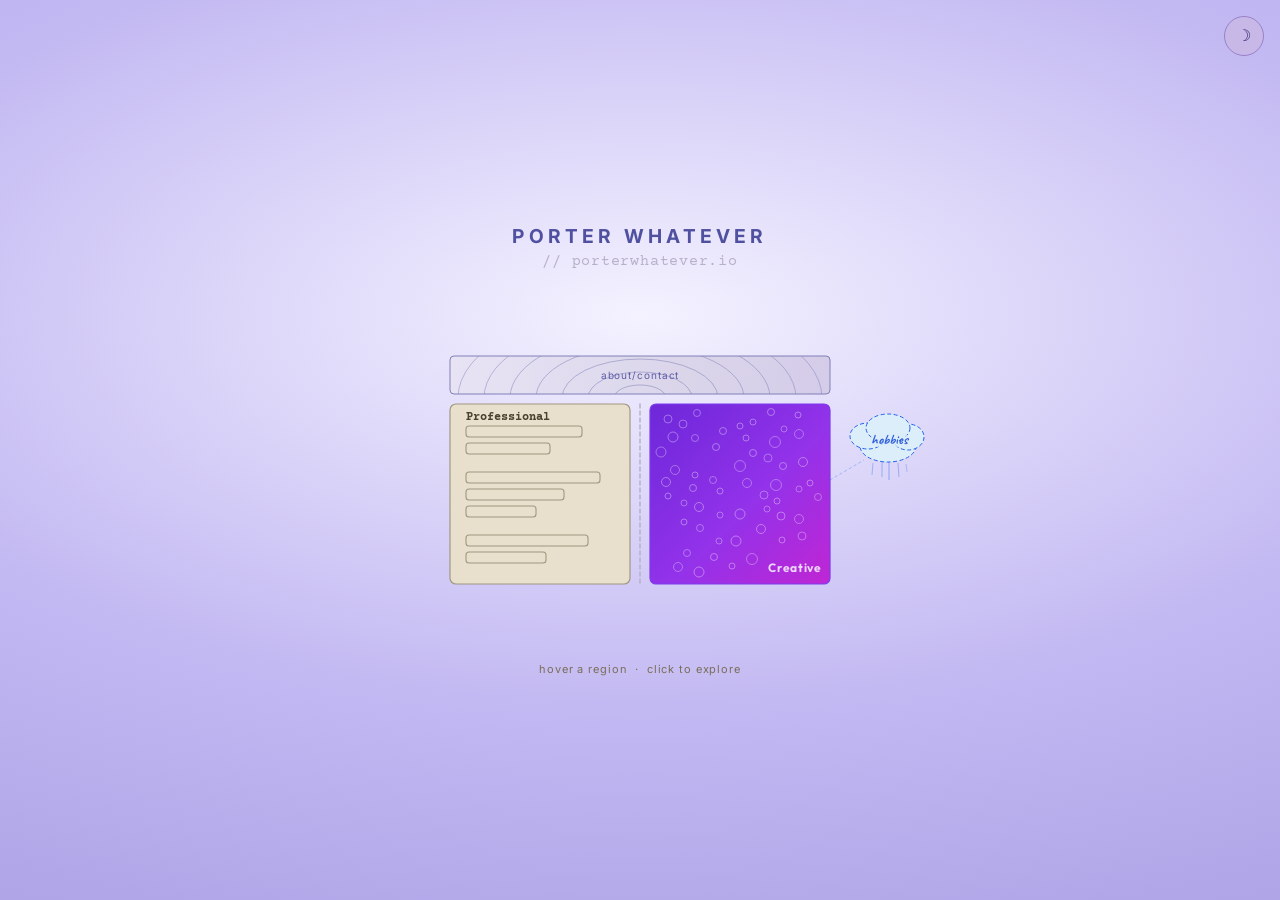
<file: index.html>
<!DOCTYPE html>
<html lang="en">
<head>
  <meta charset="UTF-8">
  <meta name="viewport" content="width=device-width, initial-scale=1.0">
  <!-- Prevent flash of wrong theme before CSS loads --><script>(function(){var t=localStorage.getItem('pw-theme'),d=t==='theme-light'||t==='theme-dark'?t:window.matchMedia('(prefers-color-scheme: light)').matches?'theme-light':'theme-dark';document.documentElement.classList.remove('theme-light','theme-dark');document.documentElement.classList.add(d);})();</script>
  <link rel="preconnect" href="https://fonts.googleapis.com">
  <link rel="preconnect" href="https://fonts.gstatic.com" crossorigin>
  <link href="https://fonts.googleapis.com/css2?family=Courier+Prime:ital,wght@0,400;0,700;1,400&family=Outfit:wght@400;500;700&family=Playfair+Display:wght@600;700&family=Caveat:wght@600&family=Quicksand:wght@400;600&family=Inter:wght@400;500;700&display=swap" rel="stylesheet">
  <link rel="icon" href="favicon.svg" type="image/svg+xml">
  <link rel="icon" href="favicon.ico" sizes="any">
  <link rel="apple-touch-icon" href="apple-touch-icon.png">
  <link rel="stylesheet" href="css/tokens.css">
  <!-- BEGIN CONTENT -->
  <title>porterwhatever.io</title>
  <meta name="description" content="Engineer. Actor. Human.">
  <link rel="stylesheet" href="css/splash.css">
</head>
<body>

  <button class="theme-toggle" id="themeToggle" aria-label="Toggle light/dark mode">
    <span class="toggle-icon"></span>
  </button>

  <main class="splash">
    <header class="splash-header">
      <p class="splash-name">Porter Whatever</p>
      <p class="splash-url">// porterwhatever.io</p>
    </header>

    <div class="brain-container" id="brainContainer">
      <!-- Menu text is defined below.
           Menu show/hide/reposition logic is defined in brain.js.
           Menu draw position and styles defined in splash.css.
      -->

      <!-- ── Hover menus ── -->
      <nav class="brain-menu menu-left" id="menuLeft" aria-label="Left brain navigation">
        <h2><a href="left.html">Left Brain</a></h2>
        <ul>
          <li><a href="left.html#bio">About</a></li>
          <li><a href="left.html#resume">Résumé</a></li>
          <li><a href="left.html#skills">Skills</a></li>
          <li><a href="left.html#education">Education</a></li>
          <li><a href="left.html#certifications">Certifications</a></li>
          <li><a href="left.html#awards">Awards</a></li>
<!--      <li><a href="left.html#publications">Publications</a></li>    -->
          <li><a href="left.html#services">Professional services</a></li>
        </ul>
      </nav>

      <nav class="brain-menu menu-right" id="menuRight" aria-label="Right brain navigation">
        <h2><a href="right.html">Right Brain</a></h2>
        <ul>
          <li><a href="right.html#bio">Bio</a></li>
          <li><a href="right.html#acting">Acting résumé</a></li>
          <li><a href="right.html#productions">Production history</a></li>
          <li><a href="right.html#projects">Creative projects</a></li>
        </ul>
      </nav>

      <nav class="brain-menu menu-cloud" id="menuCloud" aria-label="Dream cloud navigation">
        <h2><a href="dream.html">Dream Cloud</a></h2>
        <ul>
          <li><a href="dream.html#hobbies">Hobbies</a></li>
          <li><a href="dream.html#photos">Photos</a></li>
          <li><a href="dream.html#adventures">Adventures</a></li>
        </ul>
      </nav>

      <nav class="brain-menu menu-pfc" id="menuPfc" aria-label="Prefrontal cortex navigation">
        <h2><a href="pfc.html">Prefrontal Cortex</a></h2>
        <ul>
          <li><a href="pfc.html#about">About</a></li>
          <li><a href="pfc.html#contact">Contact</a></li>
        </ul>
      </nav>

      <!--
        SVG layout notes
        ──────────────────────
        viewBox: 600 wide x 310 tall
        Hemisphere split is at the horizontal center: x=300.

        Key x-coordinates:
          Left block:    x=110, width=180  (x=110 to x=290)
          Seam gap:      x=290 to x=310   (10px gap, seam drawn at x=300)
          Right block:   x=310, width=180  (x=310 to x=490)
          PFC bar:       x=110, width=380  (x=110 to x=490, flush with blocks)
          Arch center:   cx=300 (matches seam)
          Dream cloud:   cx=548 (58px clear of right block edge at x=490)
          Tether:        from right block right edge (490) at 42% down, up to cloud base

        Vertical:
          PFC bar:       y=44 to y=82  (38px tall)
          Gap:           y=82 to y=92  (10px breathing room)
          Blocks:        y=92 to y=272 (180px tall)
          Seam:          y=92 to y=272
      -->
      <svg
        id="brainSvg"
        class="brain-svg"
        viewBox="0 0 600 310"
        preserveAspectRatio="xMidYMid meet"
        xmlns="http://www.w3.org/2000/svg"
        role="img"
        aria-label="Interactive brain diagram - hover each region to navigate"
      >
        <title>Brain navigation diagram</title>
        <desc>Geometric "brain" split into zones: left brain (professional), right brain (theatre), dream cloud (hobbies), prefrontal cortex (about and contact).</desc>

        <defs>
          <clipPath id="clipLeft">
            <rect x="110" y="92" width="180" height="180" rx="6"/>
          </clipPath>
          <clipPath id="clipRight">
            <rect x="310" y="92" width="180" height="180" rx="6"/>
          </clipPath>
          <clipPath id="clipPfc">
            <rect x="110" y="44" width="380" height="38" rx="4"/>
          </clipPath>

          <!-- Right block gradient -->
          <linearGradient id="gradRight" x1="310" y1="92" x2="490" y2="272" gradientUnits="userSpaceOnUse">
            <stop offset="0%"   stop-color="var(--c-right-grad-a)"/>
            <stop offset="55%"  stop-color="var(--c-right-grad-b)"/>
            <stop offset="100%" stop-color="var(--c-right-grad-c)"/>
          </linearGradient>

          <!-- PFC bar gradient -->
          <linearGradient id="gradPfc" x1="110" y1="44" x2="490" y2="82" gradientUnits="userSpaceOnUse">
            <stop offset="0%"   stop-color="var(--c-pfc-grad-a)"/>
            <stop offset="50%"  stop-color="var(--c-pfc-grad-b)"/>
            <stop offset="100%" stop-color="var(--c-pfc-grad-c)"/>
          </linearGradient>
        </defs>

        <!-- ═══════════════════════════════════════════
             PFC BAR - full width x=20 to x=580
             Concentric elliptical arches:
               center cx=300 (seam), cy=86 (4px below bar bottom y=82)
               rx:ry = 2:1, step +26px rx / +13px ry
               clipped to PFC bar rect
        ═══════════════════════════════════════════ -->
        <a href="pfc.html" id="zonePfc" class="brain-zone zone-pfc"
           tabindex="0" role="link" aria-label="Prefrontal cortex - about and contact"
           onmouseenter="showMenu('menuPfc')" onmouseleave="hideMenu('menuPfc')"
           onfocus="showMenu('menuPfc')" onblur="hideMenu('menuPfc')">

          <!-- PFC Brain Region -->
          <rect x="110" y="44" width="380" height="38" rx="4"
                fill="url(#gradPfc)" stroke="var(--c-pfc-stroke)" stroke-width="1"/>
          <g clip-path="url(#clipPfc)" opacity="0.62">
            <!-- cx=300 (seam center), cy=86 (4px below bar bottom y=82) -->
            <!-- rx:ry = 2:1, step +26px rx / +13px ry                   -->
            <path d="M274,86 a26,13 0 0,1 52,0"    fill="none" stroke="var(--c-pfc-stroke)" stroke-width="0.85"/>
            <path d="M248,86 a52,26 0 0,1 104,0"   fill="none" stroke="var(--c-pfc-stroke)" stroke-width="0.85"/>
            <path d="M222,86 a78,39 0 0,1 156,0"   fill="none" stroke="var(--c-pfc-stroke)" stroke-width="0.85"/>
            <path d="M196,86 a104,52 0 0,1 208,0"  fill="none" stroke="var(--c-pfc-stroke)" stroke-width="0.82"/>
            <path d="M170,86 a130,65 0 0,1 260,0"  fill="none" stroke="var(--c-pfc-stroke)" stroke-width="0.82"/>
            <path d="M144,86 a156,78 0 0,1 312,0"  fill="none" stroke="var(--c-pfc-stroke)" stroke-width="0.80"/>
            <path d="M118,86 a182,91 0 0,1 364,0"  fill="none" stroke="var(--c-pfc-stroke)" stroke-width="0.78"/>
            <path d="M92,86  a208,104 0 0,1 416,0" fill="none" stroke="var(--c-pfc-stroke)" stroke-width="0.75"/>
          </g>
          <!-- Region label -->
          <text x="300" y="67" font-size="10" fill="var(--c-pfc-text)"
                font-family="var(--font-pfc-splash)"
                text-anchor="middle" opacity="0.9"
                letter-spacing="0.09em">about/contact</text>
        </a>

        <!-- ═══════════════════════════════════════════
             SEAM - Runs through the 10px gap
             between blocks (x=290 to x=310), drawn at x=300.
        ═══════════════════════════════════════════ -->
        <line x1="300" y1="92" x2="300" y2="272"
              stroke="var(--c-seam-vis)" stroke-width="1.5"
              stroke-dasharray="4 3" stroke-linecap="round"/>

        <!-- ═══════════════════════════════════════════
          BRAINSTEM / CNS stub -- disabled for now.
          Positioned below blocks. Adjust cy of stem-bulb for desired length.
          Current values place it ~30px below block bottom (y=272).
        ═══════════════════════════════════════════ -->
        <!--
          <rect x="288" y="272" width="24" height="14" rx="3"
                fill="#13132a" stroke="#4a4a7a" stroke-width="0.75"/>
          <line x1="300" y1="286" x2="300" y2="300"
                stroke="#4a4a7a" stroke-width="1.2" stroke-linecap="round"/>
          <ellipse cx="300" cy="305" rx="10" ry="6"
                   fill="#13132a" stroke="#4a4a7a" stroke-width="0.75"/>
        -->

        <!-- ═══════════════════════════════════════════
             LEFT BLOCK
             Light warm background, grey outlined placeholder rects.
             ─────────────────────────────────────────
             x (110-290). Left@126, Center@200
             y (92-272). Top@112, Center@176, Bottom@258
        ═══════════════════════════════════════════ -->
        <a href="left.html" id="zoneLeft" class="brain-zone zone-left-geo"
           tabindex="0" role="link" aria-label="Left brain - professional"
           onmouseenter="showMenu('menuLeft')" onmouseleave="hideMenu('menuLeft')"
           onfocus="showMenu('menuLeft')" onblur="hideMenu('menuLeft')">

          <!-- LEFT Brain Region -->
          <rect x="110" y="92" width="180" height="180" rx="6"
                fill="var(--c-left-block-fill)" stroke="var(--c-left-block-stroke)" stroke-width="1.2"/>
          <g clip-path="url(#clipLeft)">
            <rect x="126" y="114" width="116" height="11" rx="3" fill="none" stroke="var(--c-left-block-stroke)" stroke-width="1.1"/>
            <rect x="126" y="131" width="84"  height="11" rx="3" fill="none" stroke="var(--c-left-block-stroke)" stroke-width="1.1"/>
            <rect x="126" y="160" width="134" height="11" rx="3" fill="none" stroke="var(--c-left-block-stroke)" stroke-width="1.1"/>
            <rect x="126" y="177" width="98"  height="11" rx="3" fill="none" stroke="var(--c-left-block-stroke)" stroke-width="1.1"/>
            <rect x="126" y="194" width="70"  height="11" rx="3" fill="none" stroke="var(--c-left-block-stroke)" stroke-width="1.1"/>
            <rect x="126" y="223" width="122" height="11" rx="3" fill="none" stroke="var(--c-left-block-stroke)" stroke-width="1.1"/>
            <rect x="126" y="240" width="80"  height="11" rx="3" fill="none" stroke="var(--c-left-block-stroke)" stroke-width="1.1"/>
          </g>
          <!-- Region label -->
          <text x="126" y="108" font-size="12" fill="#3a3020"
                font-family="var(--font-left-splash)" font-weight="700"
                text-anchor="start" opacity="0.9">Professional</text>
        </a>

        <!-- ═══════════════════════════════════════════
             RIGHT BLOCK
             ─────────────────────────────────────────
             x (310-490). Center@400, Right@450
             y (92-272). Top@112, Center@176, Bottom@258
        ═══════════════════════════════════════════ -->
        <a href="right.html" id="zoneRight" class="brain-zone zone-right"
           tabindex="0" role="link" aria-label="Right brain - theatre and creative"
           onmouseenter="showMenu('menuRight')" onmouseleave="hideMenu('menuRight')"
           onfocus="showMenu('menuRight')" onblur="hideMenu('menuRight')">

          <!-- RIGHT Brain Region -->
          <rect x="310" y="92" width="180" height="180" rx="6"
                fill="url(#gradRight)" stroke="var(--c-right-stroke)" stroke-width="1.2"/>
          <g clip-path="url(#clipRight)" opacity="0.45">
            <!-- 55 circles, scattered with coverage check (used /tools/bubbles.py) -->
            <circle cx="431" cy="100" r="3.5" fill="none" stroke="var(--c-right-circle)"   stroke-width="0.9"/>
            <circle cx="357" cy="101" r="3.5" fill="none" stroke="var(--c-right-circle-b)" stroke-width="0.9"/>
            <circle cx="458" cy="103" r="3"   fill="none" stroke="var(--c-right-circle)"   stroke-width="0.9"/>
            <circle cx="328" cy="107" r="4"   fill="none" stroke="var(--c-right-circle-b)" stroke-width="0.9"/>
            <circle cx="413" cy="110" r="3"   fill="none" stroke="var(--c-right-circle)"   stroke-width="0.9"/>
            <circle cx="343" cy="112" r="4"   fill="none" stroke="var(--c-right-circle-b)" stroke-width="0.9"/>
            <circle cx="400" cy="114" r="3"   fill="none" stroke="var(--c-right-circle)"   stroke-width="0.9"/>
            <circle cx="444" cy="117" r="3"   fill="none" stroke="var(--c-right-circle-b)" stroke-width="0.9"/>
            <circle cx="383" cy="119" r="3.5" fill="none" stroke="var(--c-right-circle)"   stroke-width="0.9"/>
            <circle cx="459" cy="122" r="4.5" fill="none" stroke="var(--c-right-circle-b)" stroke-width="0.9"/>
            <circle cx="333" cy="125" r="5"   fill="none" stroke="var(--c-right-circle)"   stroke-width="0.9"/>
            <circle cx="355" cy="126" r="3.5" fill="none" stroke="var(--c-right-circle-b)" stroke-width="0.9"/>
            <circle cx="406" cy="126" r="3"   fill="none" stroke="var(--c-right-circle)"   stroke-width="0.9"/>
            <circle cx="435" cy="130" r="5.5" fill="none" stroke="var(--c-right-circle-b)" stroke-width="0.9"/>
            <circle cx="376" cy="135" r="3.5" fill="none" stroke="var(--c-right-circle)"   stroke-width="0.9"/>
            <circle cx="321" cy="140" r="5"   fill="none" stroke="var(--c-right-circle-b)" stroke-width="0.9"/>
            <circle cx="413" cy="141" r="3.5" fill="none" stroke="var(--c-right-circle)"   stroke-width="0.9"/>
            <circle cx="428" cy="146" r="4"   fill="none" stroke="var(--c-right-circle-b)" stroke-width="0.9"/>
            <circle cx="463" cy="150" r="4.5" fill="none" stroke="var(--c-right-circle)"   stroke-width="0.9"/>
            <circle cx="400" cy="154" r="5.5" fill="none" stroke="var(--c-right-circle-b)" stroke-width="0.9"/>
            <circle cx="443" cy="154" r="3.5" fill="none" stroke="var(--c-right-circle)"   stroke-width="0.9"/>
            <circle cx="335" cy="158" r="4.5" fill="none" stroke="var(--c-right-circle-b)" stroke-width="0.9"/>
            <circle cx="355" cy="163" r="3"   fill="none" stroke="var(--c-right-circle)"   stroke-width="0.9"/>
            <circle cx="373" cy="168" r="3.5" fill="none" stroke="var(--c-right-circle-b)" stroke-width="0.9"/>
            <circle cx="326" cy="170" r="4.5" fill="none" stroke="var(--c-right-circle)"   stroke-width="0.9"/>
            <circle cx="407" cy="171" r="4.5" fill="none" stroke="var(--c-right-circle-b)" stroke-width="0.9"/>
            <circle cx="470" cy="171" r="3"   fill="none" stroke="var(--c-right-circle)"   stroke-width="0.9"/>
            <circle cx="436" cy="173" r="5.5" fill="none" stroke="var(--c-right-circle-b)" stroke-width="0.9"/>
            <circle cx="353" cy="176" r="3.5" fill="none" stroke="var(--c-right-circle)"   stroke-width="0.9"/>
            <circle cx="459" cy="177" r="3"   fill="none" stroke="var(--c-right-circle-b)" stroke-width="0.9"/>
            <circle cx="380" cy="179" r="3"   fill="none" stroke="var(--c-right-circle)"   stroke-width="0.9"/>
            <circle cx="424" cy="183" r="4"   fill="none" stroke="var(--c-right-circle-b)" stroke-width="0.9"/>
            <circle cx="328" cy="184" r="3"   fill="none" stroke="var(--c-right-circle)"   stroke-width="0.9"/>
            <circle cx="478" cy="185" r="3.5" fill="none" stroke="var(--c-right-circle-b)" stroke-width="0.9"/>
            <circle cx="437" cy="189" r="3"   fill="none" stroke="var(--c-right-circle)"   stroke-width="0.9"/>
            <circle cx="344" cy="191" r="3"   fill="none" stroke="var(--c-right-circle-b)" stroke-width="0.9"/>
            <circle cx="359" cy="195" r="4.5" fill="none" stroke="var(--c-right-circle)"   stroke-width="0.9"/>
            <circle cx="427" cy="197" r="3"   fill="none" stroke="var(--c-right-circle-b)" stroke-width="0.9"/>
            <circle cx="400" cy="202" r="5"   fill="none" stroke="var(--c-right-circle)"   stroke-width="0.9"/>
            <circle cx="380" cy="203" r="3"   fill="none" stroke="var(--c-right-circle-b)" stroke-width="0.9"/>
            <circle cx="441" cy="204" r="4"   fill="none" stroke="var(--c-right-circle)"   stroke-width="0.9"/>
            <circle cx="459" cy="207" r="4.5" fill="none" stroke="var(--c-right-circle-b)" stroke-width="0.9"/>
            <circle cx="344" cy="210" r="3"   fill="none" stroke="var(--c-right-circle)"   stroke-width="0.9"/>
            <circle cx="360" cy="216" r="3.5" fill="none" stroke="var(--c-right-circle-b)" stroke-width="0.9"/>
            <circle cx="421" cy="217" r="4.5" fill="none" stroke="var(--c-right-circle)"   stroke-width="0.9"/>
            <circle cx="462" cy="224" r="4"   fill="none" stroke="var(--c-right-circle-b)" stroke-width="0.9"/>
            <circle cx="442" cy="228" r="3"   fill="none" stroke="var(--c-right-circle)"   stroke-width="0.9"/>
            <circle cx="379" cy="229" r="3"   fill="none" stroke="var(--c-right-circle-b)" stroke-width="0.9"/>
            <circle cx="396" cy="229" r="5"   fill="none" stroke="var(--c-right-circle)"   stroke-width="0.9"/>
            <circle cx="347" cy="241" r="3.5" fill="none" stroke="var(--c-right-circle-b)" stroke-width="0.9"/>
            <circle cx="374" cy="245" r="3.5" fill="none" stroke="var(--c-right-circle)"   stroke-width="0.9"/>
            <circle cx="412" cy="247" r="5.5" fill="none" stroke="var(--c-right-circle-b)" stroke-width="0.9"/>
            <circle cx="392" cy="254" r="3"   fill="none" stroke="var(--c-right-circle)"   stroke-width="0.9"/>
            <circle cx="338" cy="255" r="4.5" fill="none" stroke="var(--c-right-circle-b)" stroke-width="0.9"/>
            <circle cx="359" cy="260" r="5"   fill="none" stroke="var(--c-right-circle)"   stroke-width="0.9"/>
          </g>
          <!-- Region label -->
          <!-- COLOR OPTIONS: bright white="#f3e8ff"  stage-yellow="#fde68a" -->
          <text x="455" y="260" font-size="12" fill="#f3e8ff"
                font-family="var(--font-right-splash)" font-weight="700"
                text-anchor="middle" opacity="0.9"
                letter-spacing="0.06em">Creative</text>
        </a>

        <!-- ═══════════════════════════════════════════
             DREAM CLOUD
             Floats upper-right, well clear of right block.
             Cloud cx=548. Right block edge at x=490.
             Tether: from right block top-right corner (490, 92)
             UP to cloud bottom-left (~522, 138) - lofty angle.
             Rain: 5 lines, near-vertical with microscopic splay,
             varying lengths, centered under cloud cx=548.
        ═══════════════════════════════════════════ -->
        <a href="dream.html" id="zoneCloud" class="brain-zone zone-cloud"
           tabindex="0" role="link" aria-label="Dream cloud - hobbies and adventures"
           onmouseenter="showMenu('menuCloud')" onmouseleave="hideMenu('menuCloud')"
           onfocus="showMenu('menuCloud')" onblur="hideMenu('menuCloud')">

          <!-- DREAM Brain Region -->
          <!--
            Tether: starts at right block right edge (x=490) at 42% down.
            Block y=92 to y=272 (height=180). 42% = 92 + 76 = y=168.
            Ends at cloud bottom-left - line travels upward (y2 < y1).
          -->
          <line x1="490" y1="168" x2="524" y2="148"
                stroke="var(--c-cloud-stroke)" stroke-width="0.7"
                stroke-dasharray="3 2.5" opacity="0.45"/>
          <!-- Puffs - main body first, then top puffs layered above -->
          <ellipse cx="548" cy="134" rx="28" ry="16"
                   fill="var(--c-cloud-fill)" stroke="var(--c-cloud-stroke)"
                   stroke-width="1" stroke-dasharray="4 2.5"/>
          <ellipse cx="528" cy="124" rx="18" ry="13"
                   fill="var(--c-cloud-fill)" stroke="var(--c-cloud-stroke)"
                   stroke-width="1" stroke-dasharray="4 2.5"/>
          <ellipse cx="568" cy="125" rx="16" ry="13"
                   fill="var(--c-cloud-fill)" stroke="var(--c-cloud-stroke)"
                   stroke-width="1" stroke-dasharray="4 2.5"/>
          <ellipse cx="548" cy="116" rx="22" ry="14"
                   fill="var(--c-cloud-fill)" stroke="var(--c-cloud-stroke)"
                   stroke-width="1" stroke-dasharray="4 2.5"/>
          <!--
            Rain lines: solid (no stroke-dasharray), all connected.
            Cloud bottom ~ y=150. Uneven lengths: 12/15/18/14/8 px.
            x positions slightly irregular, near-vertical with microscopic splay.
          -->
          <line x1="533" y1="151" x2="532" y2="163"
                stroke="var(--c-cloud-stroke)" stroke-width="0.65" opacity="0.5"/>
          <line x1="542" y1="150" x2="542" y2="165"
                stroke="var(--c-cloud-stroke)" stroke-width="0.65" opacity="0.55"/>
          <line x1="549" y1="150" x2="549" y2="168"
                stroke="var(--c-cloud-stroke)" stroke-width="0.7"  opacity="0.6"/>
          <line x1="558" y1="151" x2="559" y2="165"
                stroke="var(--c-cloud-stroke)" stroke-width="0.65" opacity="0.55"/>
          <line x1="566" y1="152" x2="567" y2="160"
                stroke="var(--c-cloud-stroke)" stroke-width="0.6"  opacity="0.45"/>
          <!-- Background rect behind text — tight fit, no hover filter needed (whole zone brightens) -->
          <rect x="531" y="121" width="36" height="14" rx="2"
                fill="var(--c-cloud-fill)" opacity="0.72"/>
          <!-- Region label -->
          <text x="549" y="132" font-size="14" fill="var(--c-cloud-text)"
                font-family="var(--font-cloud-splash)" font-weight="700"
                text-anchor="middle" opacity="0.9">hobbies</text>
        </a>

      </svg>
    </div><!-- /brain-container -->

    <footer class="splash-footer">
      <p class="splash-hint">hover a region &nbsp;·&nbsp; click to explore</p>
    </footer>
  </main>

  <script src="js/brain.js"></script>
  <script src="js/theme.js"></script>
</body>
</html>

<!-- Nice. -->
</file>
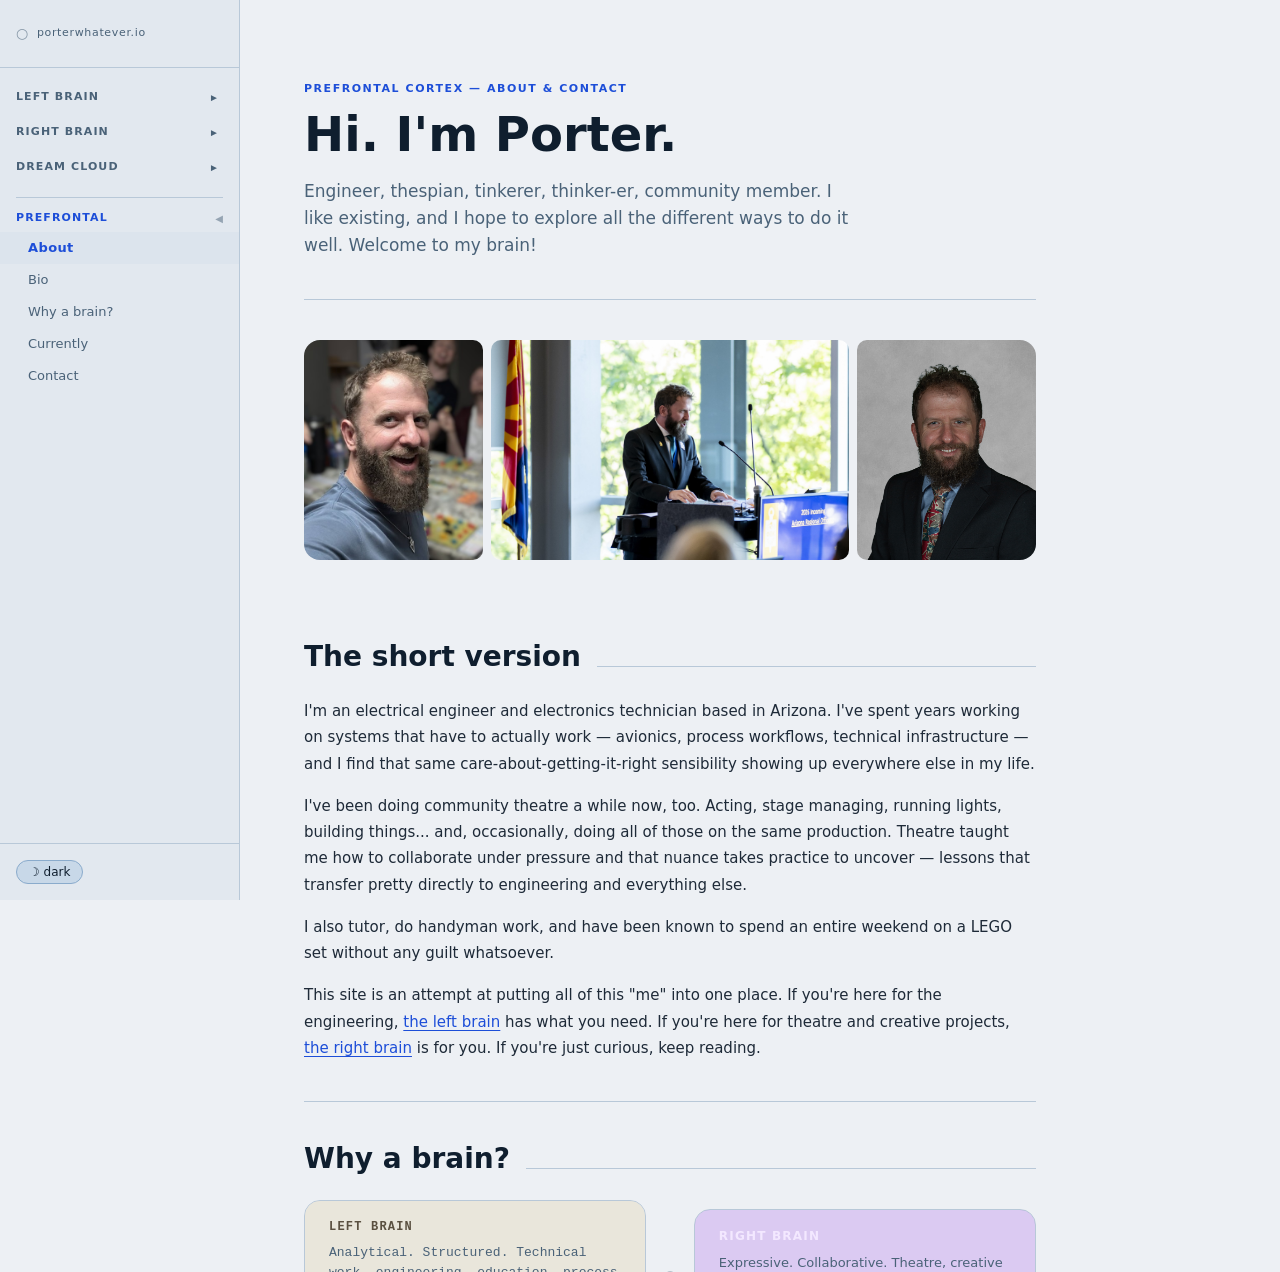
<file: about.html>
<!DOCTYPE html>
<html lang="en">
<head>
  <meta charset="UTF-8">
  <meta http-equiv="refresh" content="0; url=pfc.html#about">
  <title>porterwhatever.io | About</title>
  <link rel="canonical" href="https://indigohatter.github.io/pfc.html">
  <link rel="icon" href="favicon.svg" type="image/svg+xml">
  <link rel="icon" href="favicon.ico" sizes="any">
  <link rel="apple-touch-icon" href="apple-touch-icon.png">
</head>
<body>
  <p>Redirecting to <a href="pfc.html#about">pfc.html#about</a>...</p>
</body>
</html>
</file>
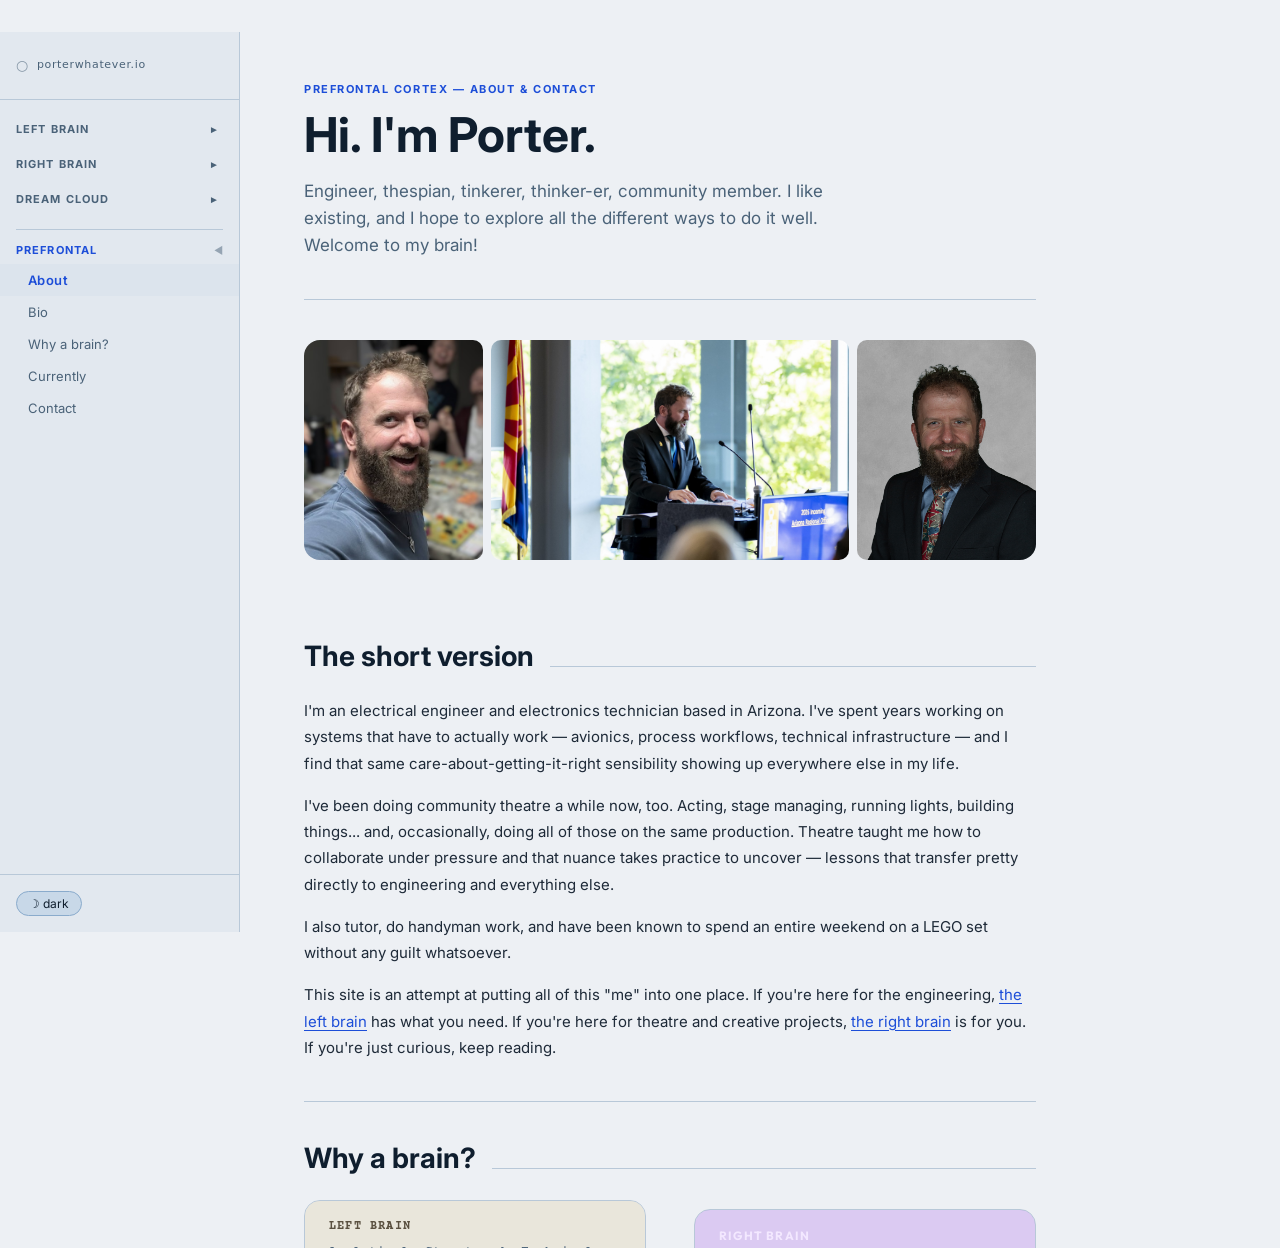
<file: contact.html>
<!DOCTYPE html>
<html lang="en">
<head>
  <meta charset="UTF-8">
  <meta http-equiv="refresh" content="0; url=pfc.html#contact">
  <title>porterwhatever.io | Contact</title>
  <link rel="canonical" href="https://indigohatter.github.io/pfc.html">
  <link rel="icon" href="favicon.svg" type="image/svg+xml">
  <link rel="icon" href="favicon.ico" sizes="any">
  <link rel="apple-touch-icon" href="apple-touch-icon.png">
</head>
<body>
  <p>Redirecting to <a href="pfc.html#contact">pfc.html#contact</a>...</p>
</body>
</html>
</file>
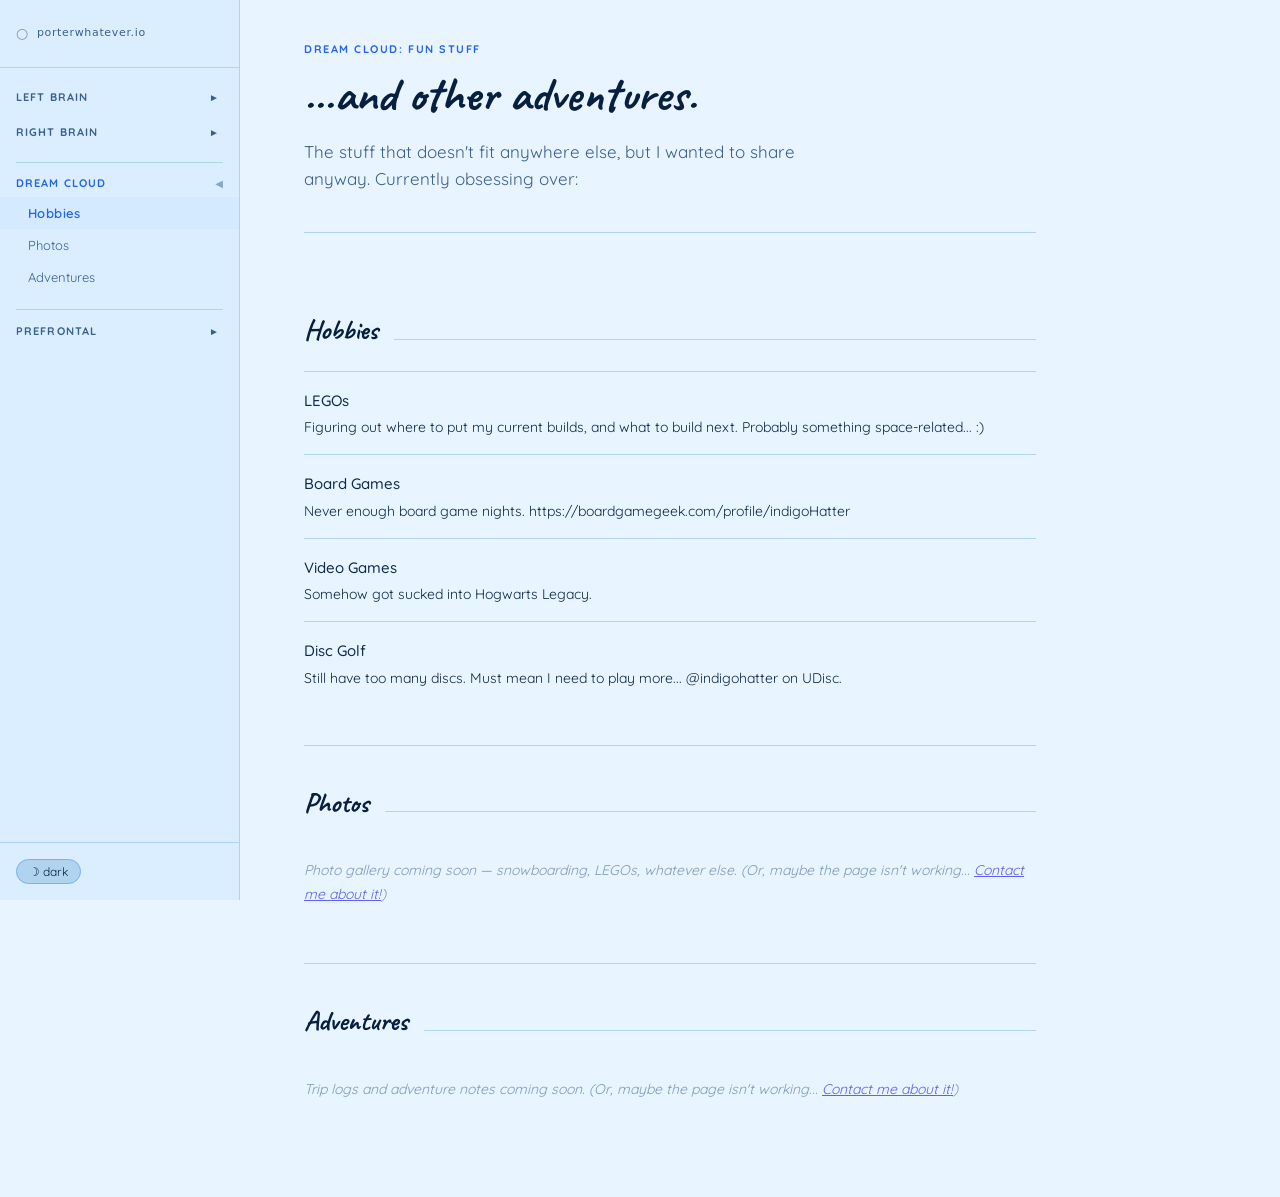
<file: dream.html>
<!DOCTYPE html>
<html lang="en">
<head>
  <meta charset="UTF-8">
  <meta name="viewport" content="width=device-width, initial-scale=1.0">
  <!-- Prevent flash of wrong theme before CSS loads --><script>(function(){var t=localStorage.getItem('pw-theme'),d=t==='theme-light'||t==='theme-dark'?t:window.matchMedia('(prefers-color-scheme: light)').matches?'theme-light':'theme-dark';document.documentElement.classList.remove('theme-light','theme-dark');document.documentElement.classList.add(d);})();</script>
  <link rel="preconnect" href="https://fonts.googleapis.com">
  <link rel="preconnect" href="https://fonts.gstatic.com" crossorigin>
  <link href="https://fonts.googleapis.com/css2?family=Courier+Prime:ital,wght@0,400;0,700;1,400&family=Outfit:wght@400;500;700&family=Playfair+Display:wght@600;700&family=Caveat:wght@600&family=Quicksand:wght@400;600&family=Inter:wght@400;500;700&display=swap" rel="stylesheet">
  <link rel="icon" href="favicon.svg" type="image/svg+xml">
  <link rel="icon" href="favicon.ico" sizes="any">
  <link rel="apple-touch-icon" href="apple-touch-icon.png">
  <link rel="stylesheet" href="css/tokens.css">
  <!-- BEGIN CONTENT -->
  <title>porterwhatever.io | Dream Cloud</title>
  <meta name="description" content="Dream cloud: hobbies, photos, and adventures.">
  <link rel="stylesheet" href="css/spoke.css">
</head>
<body class="zone-dream">

<div class="spoke-shell">

  <aside class="spoke-sidebar" aria-label="Site navigation"></aside>

  <main class="spoke-main">

    <header class="spoke-hero">
      <p class="spoke-hero-label">Dream cloud: fun stuff</p>
      <h1>...and other adventures.</h1>
      <p class="spoke-hero-sub">
        The stuff that doesn't fit anywhere else, but I wanted to share anyway.
        Currently obsessing over:
      </p>
    </header>

    <!-- ── HOBBIES ── -->
    <section class="spoke-section" id="hobbies">
      <div class="spoke-section-header">
        <h2>Hobbies</h2>
        <div class="spoke-section-rule"></div>
      </div>
      <p class="spoke-placeholder">More hobbies as they blow up.
        (Or, maybe the page isn't working... <a href="pfc.html#contact">Contact me about it!</a>)</p>
    </section>

    <!-- ── PHOTOS ── -->
    <section class="spoke-section" id="photos">
      <div class="spoke-section-header">
        <h2>Photos</h2>
        <div class="spoke-section-rule"></div>
      </div>
      <p class="spoke-placeholder">Photo gallery coming soon — snowboarding, LEGOs, whatever else.
        (Or, maybe the page isn't working... <a href="pfc.html#contact">Contact me about it!</a>)</p>
    </section>

    <!-- ── ADVENTURES ── -->
    <section class="spoke-section" id="adventures">
      <div class="spoke-section-header">
        <h2>Adventures</h2>
        <div class="spoke-section-rule"></div>
      </div>
      <p class="spoke-placeholder">Trip logs and adventure notes coming soon.
        (Or, maybe the page isn't working... <a href="pfc.html#contact">Contact me about it!</a>)</p>
    </section>

  </main>
</div>

<script src="data/dream.js"></script>
<script src="js/content.js"></script>
<script src="js/spoke.js"></script>
<script src="js/theme.js"></script>
</body>
</html>
</file>
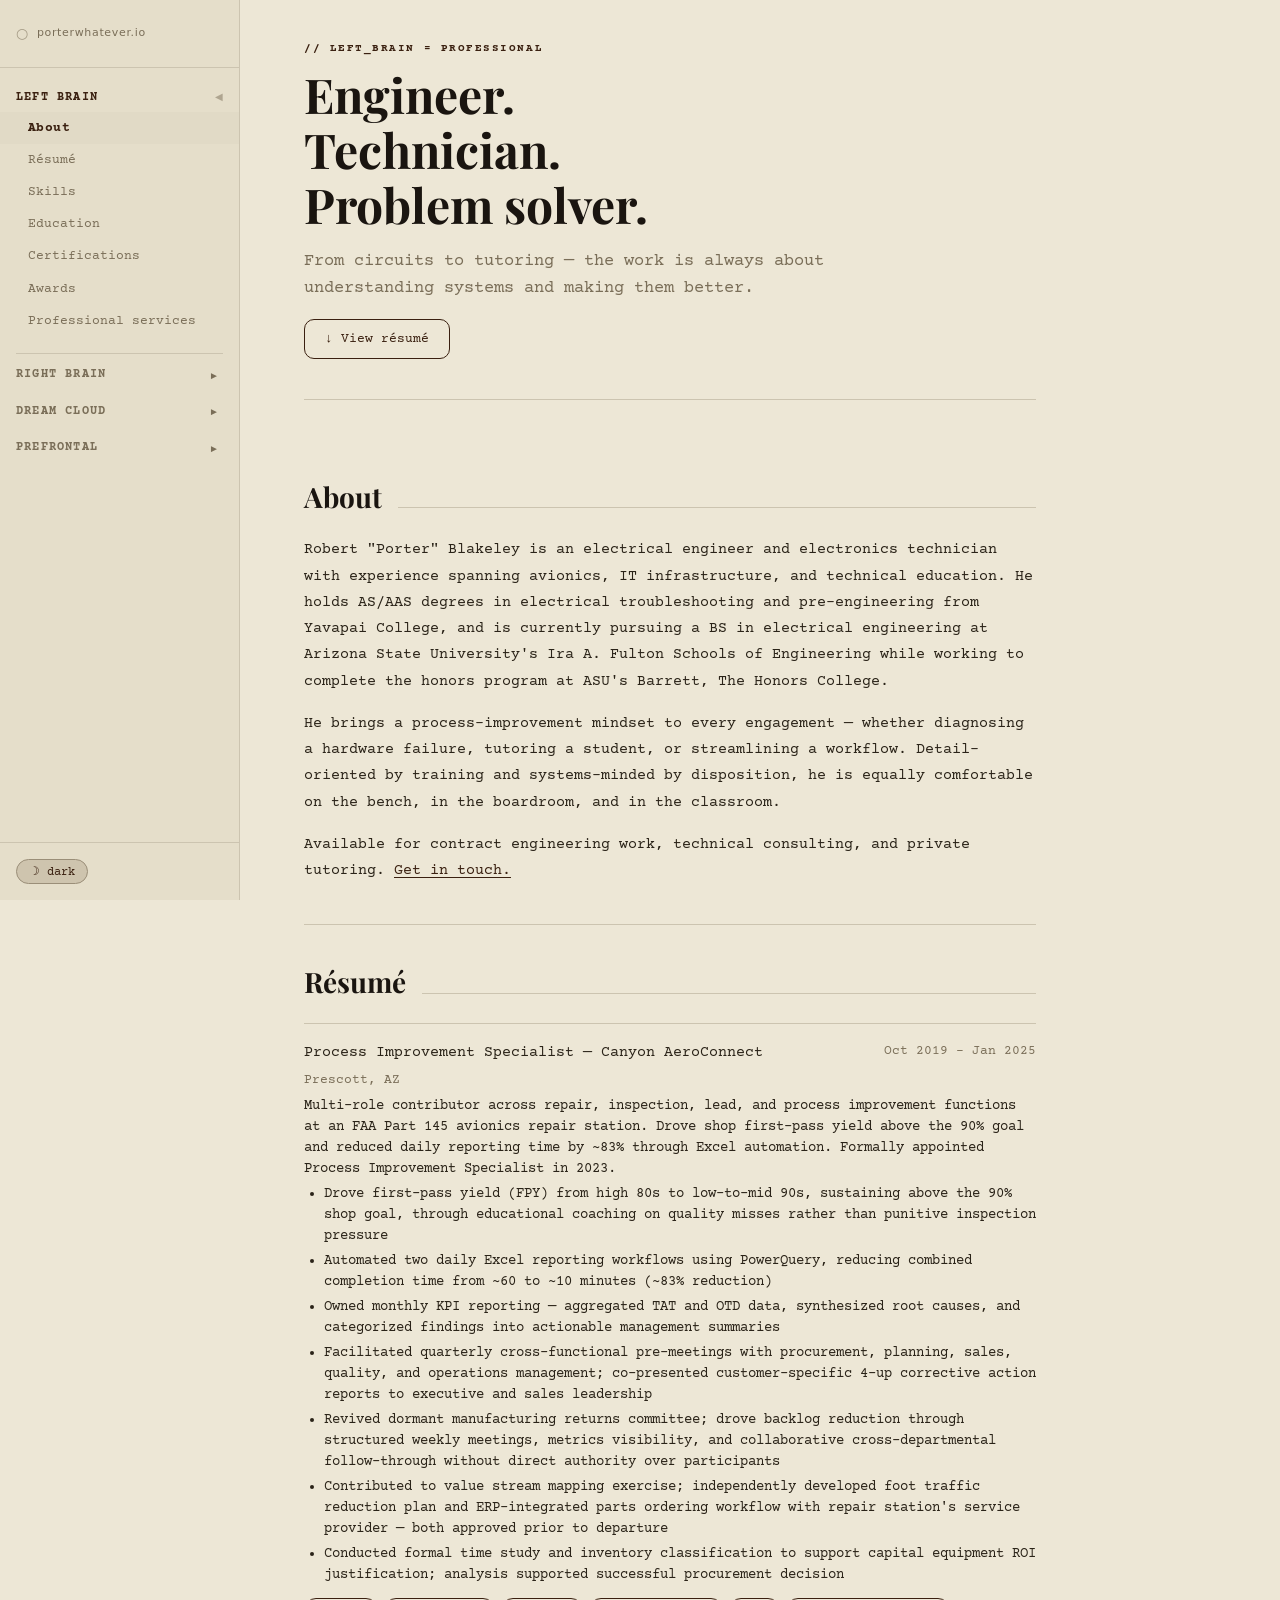
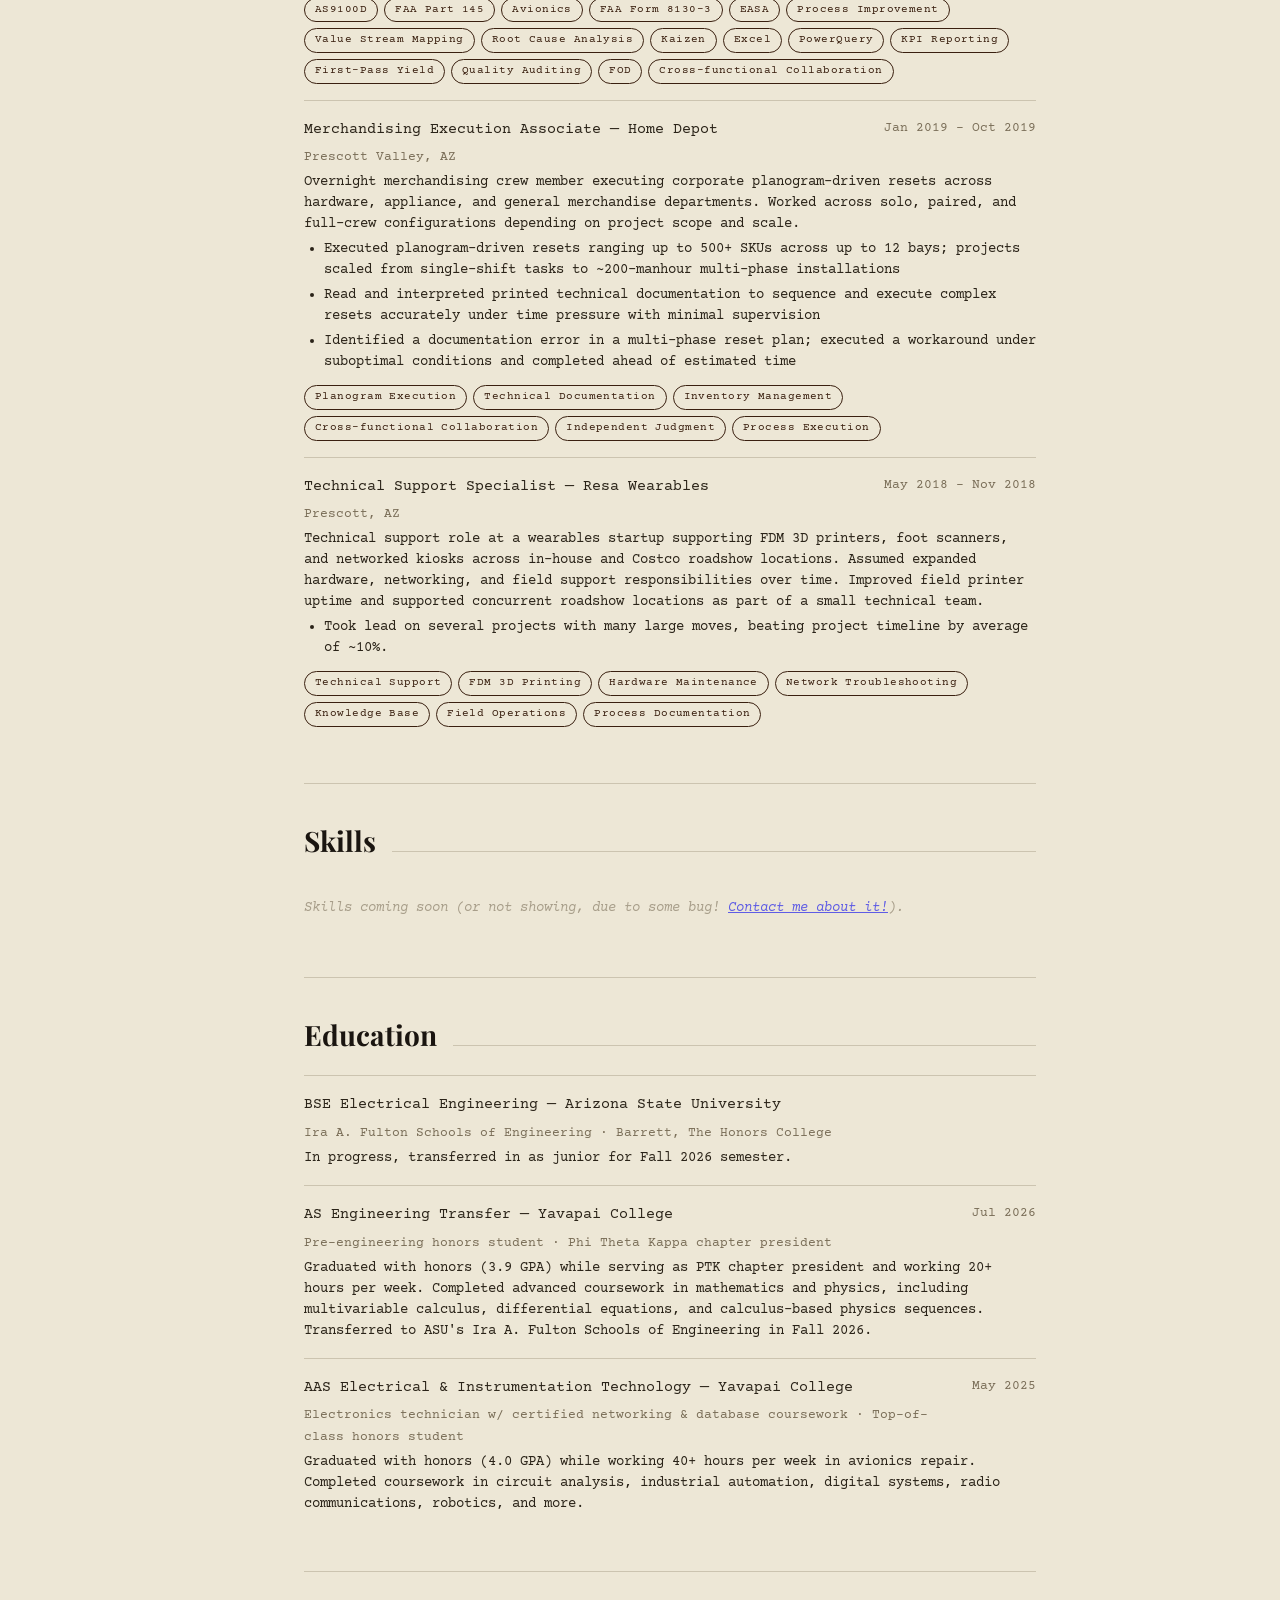
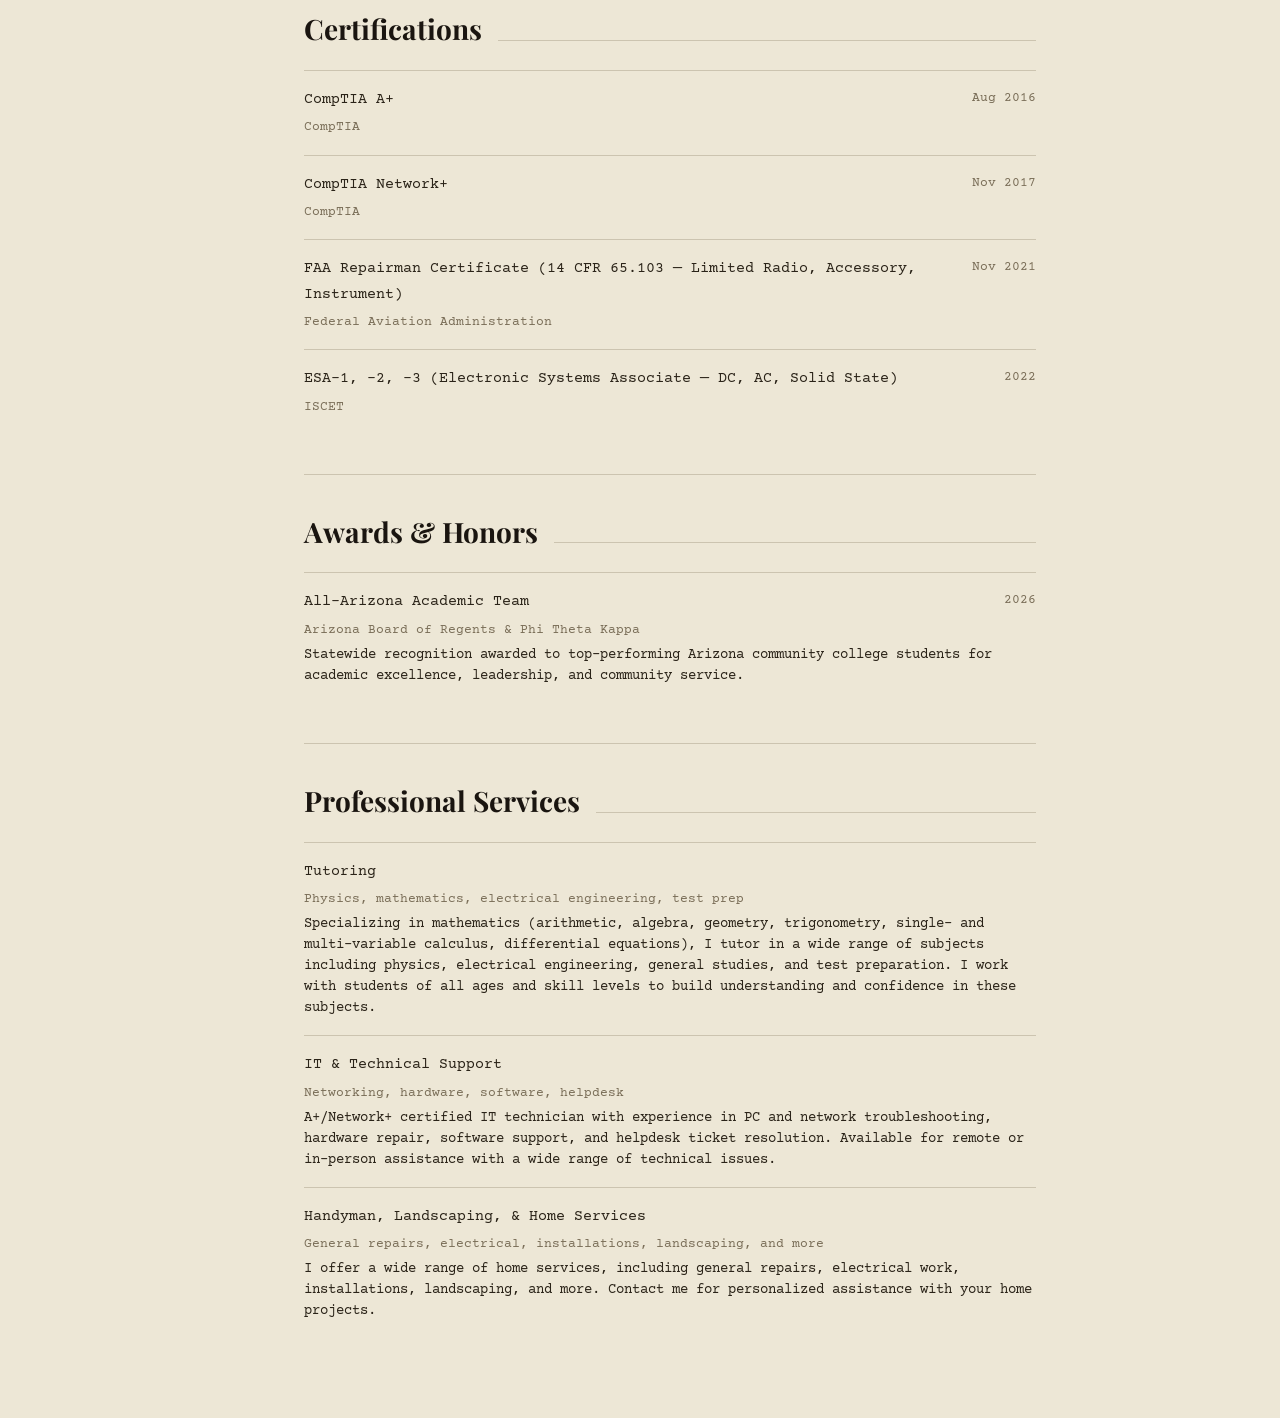
<file: left.html>
<!DOCTYPE html>
<html lang="en">
<head>
  <meta charset="UTF-8">
  <meta name="viewport" content="width=device-width, initial-scale=1.0">
  <!-- Prevent flash of wrong theme before CSS loads --><script>(function(){var t=localStorage.getItem('pw-theme'),d=t==='theme-light'||t==='theme-dark'?t:window.matchMedia('(prefers-color-scheme: light)').matches?'theme-light':'theme-dark';document.documentElement.classList.remove('theme-light','theme-dark');document.documentElement.classList.add(d);})();</script>
  <link rel="preconnect" href="https://fonts.googleapis.com">
  <link rel="preconnect" href="https://fonts.gstatic.com" crossorigin>
  <link href="https://fonts.googleapis.com/css2?family=Courier+Prime:ital,wght@0,400;0,700;1,400&family=Outfit:wght@400;500;700&family=Playfair+Display:wght@600;700&family=Caveat:wght@600&family=Quicksand:wght@400;600&family=Inter:wght@400;500;700&display=swap" rel="stylesheet">
  <link rel="icon" href="favicon.svg" type="image/svg+xml">
  <link rel="icon" href="favicon.ico" sizes="any">
  <link rel="apple-touch-icon" href="apple-touch-icon.png">
  <link rel="stylesheet" href="css/tokens.css">
  <!-- BEGIN CONTENT -->
  <title>porterwhatever.io | Left Brain</title>
  <meta name="description" content="Left brain: electrical engineer, technician, tutor, and problem solver.">
  <link rel="stylesheet" href="css/spoke.css">
</head>
<body class="zone-left">

<div class="spoke-shell">

  <aside class="spoke-sidebar" aria-label="Site navigation"></aside>

  <!-- ═══ MAIN CONTENT ═══ -->
  <main class="spoke-main">

    <header class="spoke-hero">
      <p class="spoke-hero-label">// left_brain = professional</p>
      <h1>Engineer.<br>Technician.<br>Problem solver.</h1>
      <p class="spoke-hero-sub">
        From circuits to tutoring — the work is always
        about understanding systems and making them better.
      </p>
      <a href="data/RPBresume.pdf" class="spoke-btn"
         target="_blank" rel="noopener"
         aria-label="Open résumé PDF in a new tab">
        &#8595; View résumé
      </a>
    </header>

    <!-- ── PROFESSIONAL BIO ── -->
    <section class="spoke-section" id="bio">
      <div class="spoke-section-header">
        <h2>About</h2>
        <div class="spoke-section-rule"></div>
      </div>
      <div class="spoke-bio-prose">
        <p> <!-- silly goose reminder: prose breaks based on window size or <br> tags, not line returns. -->
          Robert "Porter" Blakeley is an electrical engineer and electronics technician
          with experience spanning avionics, IT infrastructure,
          and technical education. He holds AS/AAS degrees in electrical troubleshooting
          and pre-engineering from Yavapai College, and is currently pursuing a
          BS in electrical engineering at Arizona State University's Ira A. Fulton
          Schools of Engineering while working to complete the honors program
          at ASU's Barrett, The Honors College.
        </p>
        <p>
          He brings a process-improvement mindset to every engagement —
          whether diagnosing a hardware failure, tutoring a student, or
          streamlining a workflow. Detail-oriented by training and systems-minded
          by disposition, he is equally comfortable on the bench, in the boardroom, and
          in the classroom.
        </p>
        <p>
          Available for contract engineering work, technical consulting, and
          private tutoring. <a href="pfc.html#contact">Get in touch.</a>
        </p>
      </div>
    </section>

    <!-- ── RÉSUMÉ ── -->
    <section class="spoke-section" id="resume">
      <div class="spoke-section-header">
        <h2>Résumé</h2>
        <div class="spoke-section-rule"></div>
      </div>
      <p class="spoke-placeholder">Professional history coming soon
        (or not showing, due to some bug! <a href="pfc.html#contact">Contact me about it!</a>).</p>
    </section>

    <!-- ── SKILLS ── -->
    <section class="spoke-section" id="skills">
      <div class="spoke-section-header">
        <h2>Skills</h2>
        <div class="spoke-section-rule"></div>
      </div>
      <p class="spoke-placeholder">Skills coming soon
        (or not showing, due to some bug! <a href="pfc.html#contact">Contact me about it!</a>).</p>
    </section>

    <!-- ── EDUCATION ── -->
    <section class="spoke-section" id="education">
      <div class="spoke-section-header">
        <h2>Education</h2>
        <div class="spoke-section-rule"></div>
      </div>
      <p class="spoke-placeholder">Educational history coming soon
        (or not showing, due to some bug! <a href="pfc.html#contact">Contact me about it!</a>).</p>
    </section>

    <!-- ── CERTIFICATIONS ── -->
    <section class="spoke-section" id="certifications">
      <div class="spoke-section-header">
        <h2>Certifications</h2>
        <div class="spoke-section-rule"></div>
      </div>
      <p class="spoke-placeholder">Certifications coming soon
        (or not showing, due to some bug! <a href="pfc.html#contact">Contact me about it!</a>).</p>
    </section>

    <!-- ── AWARDS ── -->
    <section class="spoke-section" id="awards">
      <div class="spoke-section-header">
        <h2>Awards &amp; Honors</h2>
        <div class="spoke-section-rule"></div>
      </div>
      <p class="spoke-placeholder">Awards and honors coming soon
        (or not showing, due to some bug! <a href="pfc.html#contact">Contact me about it!</a>).</p>
    </section>

    <!-- ── PUBLICATIONS ── disabled until I have some to show.
!    <section class="spoke-section" id="publications">
!      <div class="spoke-section-header">
!        <h2>Publications</h2>
!        <div class="spoke-section-rule"></div>
!      </div>
!      <p class="spoke-placeholder">Publications and technical writing coming soon
!        (or not showing, due to some bug! <a href="pfc.html#contact">Contact me about it!</a>).</p>
!    </section>
-->

    <!-- ── PROFESSIONAL SERVICES ── -->
    <section class="spoke-section" id="services">
      <div class="spoke-section-header">
        <h2>Professional Services</h2>
        <div class="spoke-section-rule"></div>
      </div>
      <p class="spoke-placeholder">Updated service list coming soon
        (or not showing, due to some bug! <a href="pfc.html#contact">Contact me about it!</a>).</p>
    </section>

  </main>
</div><!-- /spoke-shell -->

<script src="data/left.js"></script>
<script src="js/content.js"></script>
<script src="js/spoke.js"></script>
<script src="js/theme.js"></script>
</body>
</html>
</file>
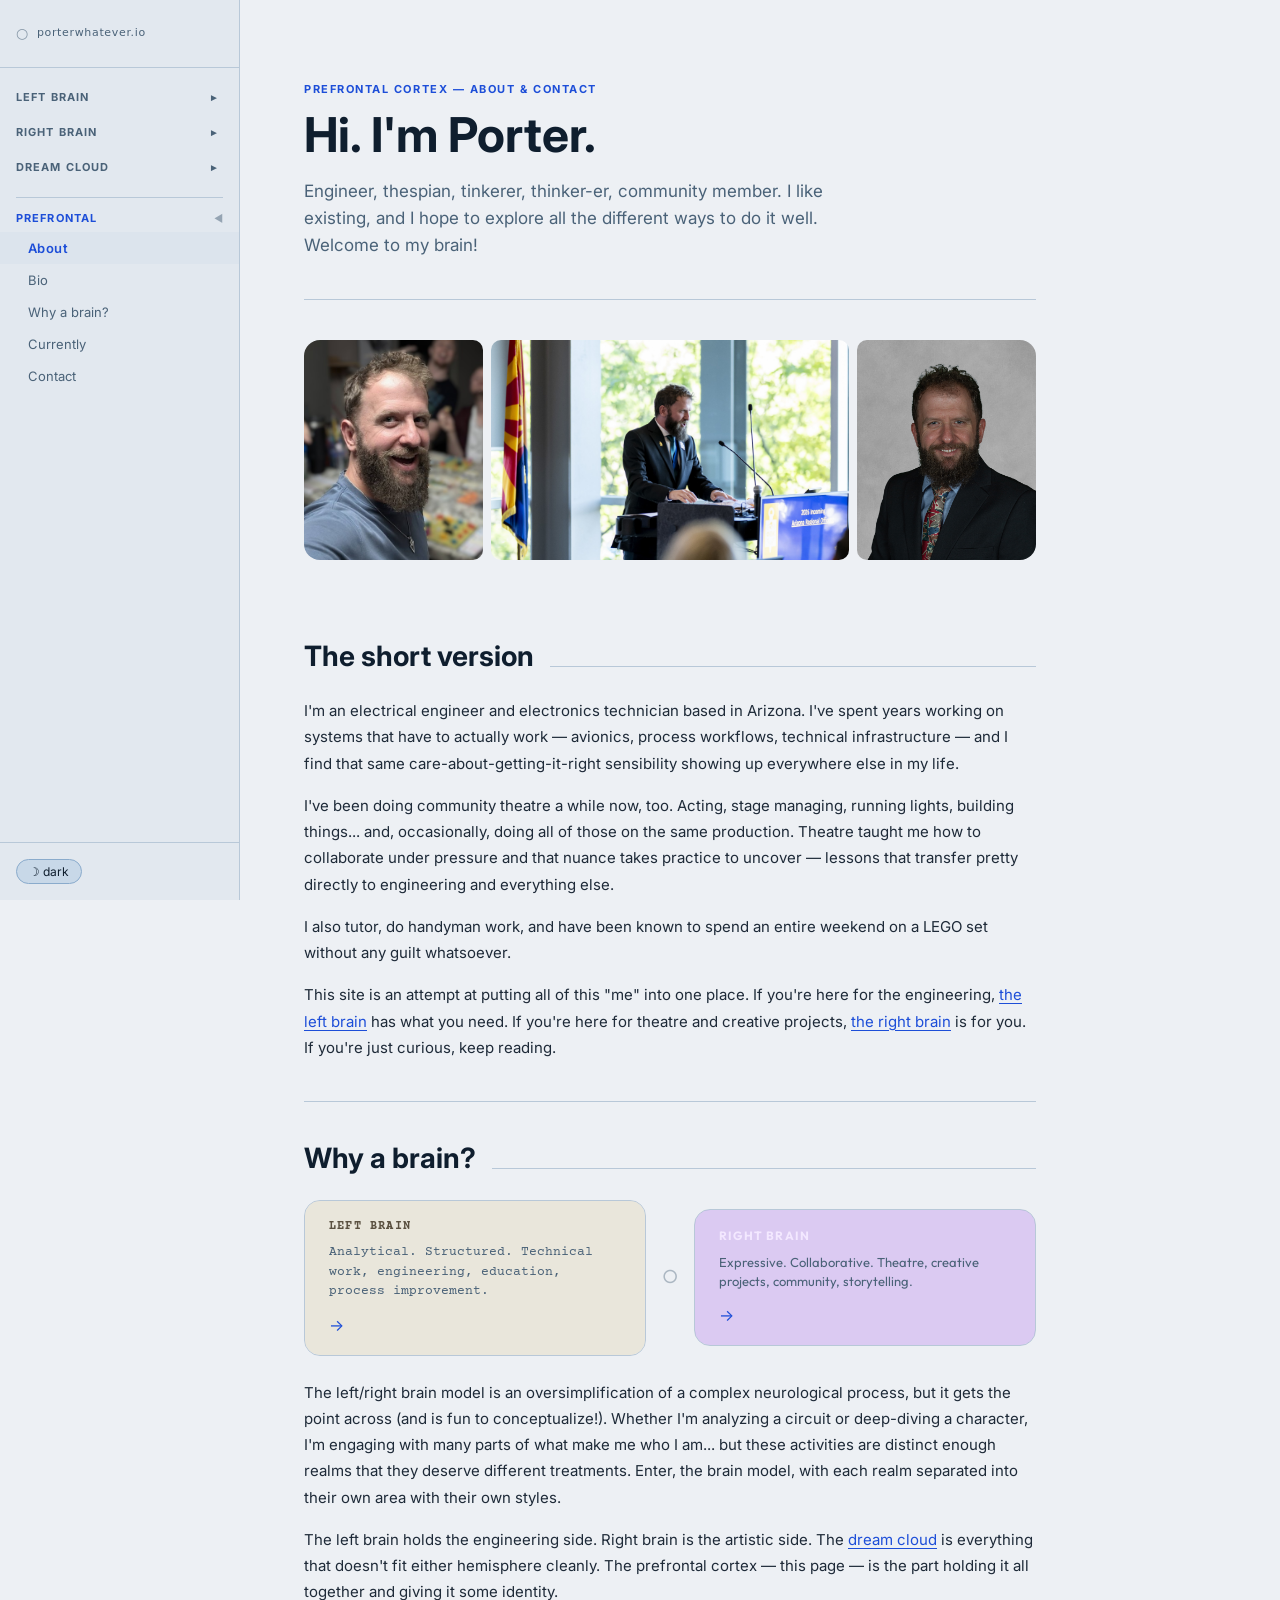
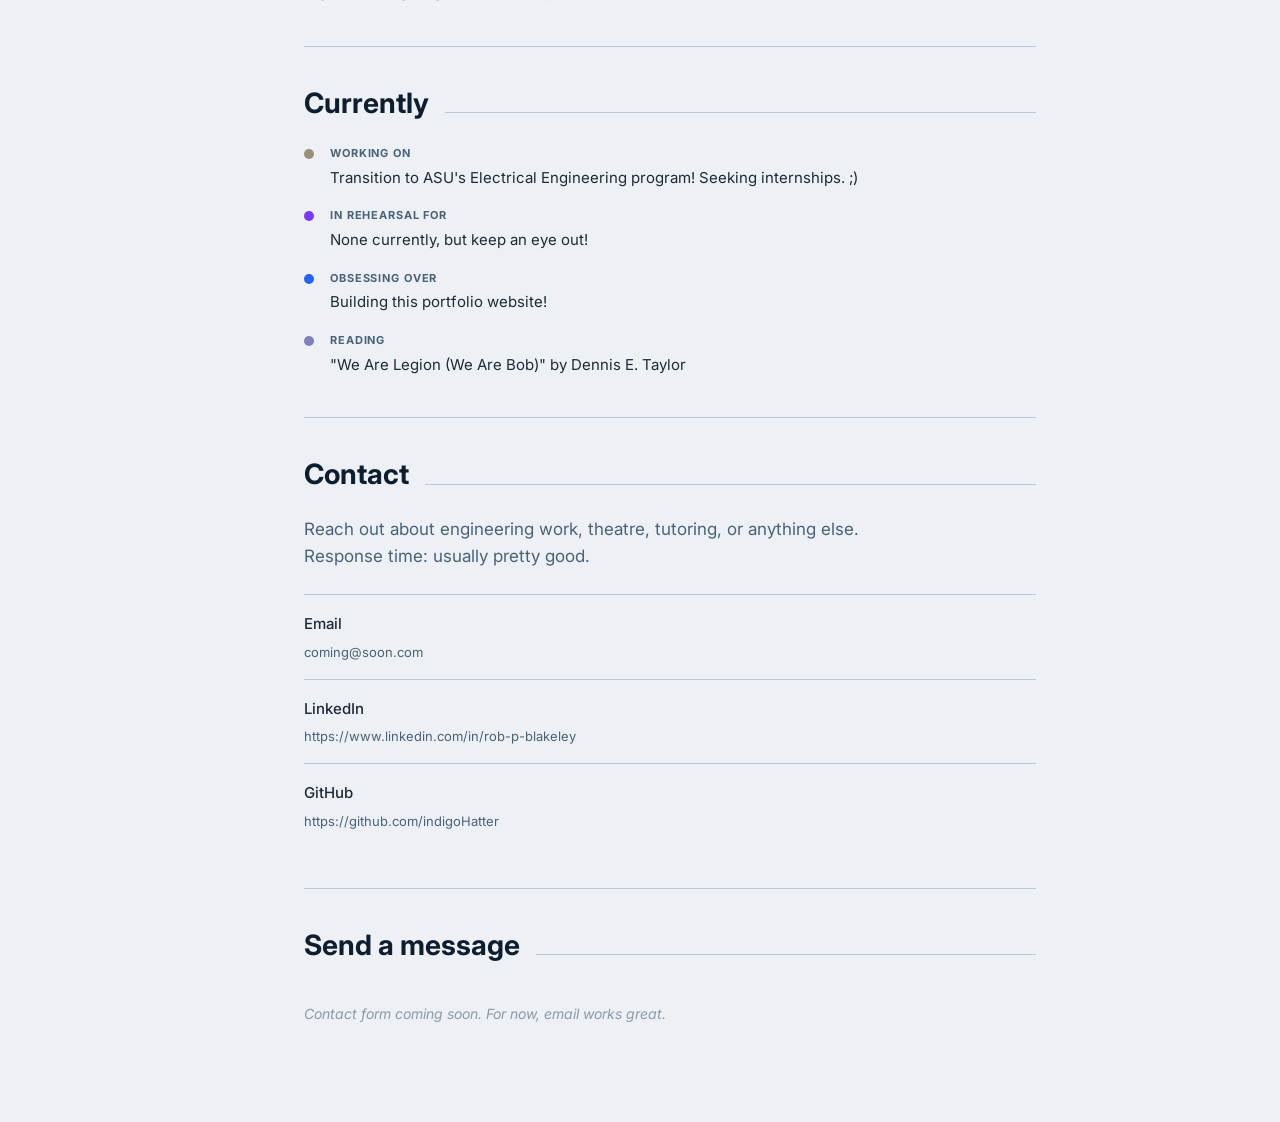
<file: pfc.html>
<!DOCTYPE html>
<html lang="en">
<head>
  <meta charset="UTF-8">
  <meta name="viewport" content="width=device-width, initial-scale=1.0">
  <!-- Prevent flash of wrong theme before CSS loads --><script>(function(){var t=localStorage.getItem('pw-theme'),d=t==='theme-light'||t==='theme-dark'?t:window.matchMedia('(prefers-color-scheme: light)').matches?'theme-light':'theme-dark';document.documentElement.classList.remove('theme-light','theme-dark');document.documentElement.classList.add(d);})();</script>
  <link rel="preconnect" href="https://fonts.googleapis.com">
  <link rel="preconnect" href="https://fonts.gstatic.com" crossorigin>
  <link href="https://fonts.googleapis.com/css2?family=Courier+Prime:ital,wght@0,400;0,700;1,400&family=Outfit:wght@400;500;700&family=Playfair+Display:wght@600;700&family=Caveat:wght@600&family=Quicksand:wght@400;600&family=Inter:wght@400;500;700&display=swap" rel="stylesheet">
  <link rel="icon" href="favicon.svg" type="image/svg+xml">
  <link rel="icon" href="favicon.ico" sizes="any">
  <link rel="apple-touch-icon" href="apple-touch-icon.png">
  <link rel="stylesheet" href="css/tokens.css">
  <!-- BEGIN CONTENT -->
  <title>porterwhatever.io | Prefrontal Cortex</title>
  <meta name="description" content="Prefrontal cortex: the part that's in charge.">
  <link rel="stylesheet" href="css/spoke.css">
</head>
<body class="zone-pfc">

<div class="spoke-shell">

  <aside class="spoke-sidebar" aria-label="Site navigation"></aside>

  <main class="spoke-main">

    <!-- ════════════════════════════════
         ABOUT
         ════════════════════════════════ -->
    <header class="spoke-hero spoke-section about-hero" id="about">
      <p class="spoke-hero-label">Prefrontal Cortex — about & contact</p>
      <h1>Hi. I'm Porter.</h1>
      <p class="spoke-hero-sub">
        Engineer, thespian, tinkerer, thinker-er, community member.
        I like existing, and I hope to explore all the different ways to do it well.
        Welcome to my brain!
      </p>
    </header>

    <!-- ── PHOTOS ── -->
     <!-- change sizing in /css/spoke.css (line 634) -->
    <section class="about-photos" aria-label="Photos of Porter">
      <div class="about-photo-slot about-photo-slot--sm" aria-label="Primary photo">
        <img src="data/photos/20260319-rpb-bgn.jpg" alt="Porter at board game night">
      </div>
      <div class="about-photo-slot" aria-label="Secondary photo">
        <img src="data/photos/20260426-rpb-ptkinductionspeaking.jpg" alt="Porter speaking at Yavapai College's 2026 PTK induction">
      </div>
      <div class="about-photo-slot about-photo-slot--sm" aria-label="Tertiary photo">
        <img src="data/photos/20260328-rpb-headshot.jpg" alt="Porter's professional headshot">
      </div>
<!-- Other options:
        <img src="data/photos/20260200-rpb-halfwit2gents.jpeg" alt="Porter starring in Endeavor Theatre Co.'s Halfwit Shakespeare: The Two Gentlemen of Verona">
-->
    </section>

    <!-- ── BIO ── -->
    <section class="spoke-section" id="bio">
      <div class="spoke-section-header">
        <h2>The short version</h2>
        <div class="spoke-section-rule"></div>
      </div>

      <div class="about-prose">
        <p>
          I'm an electrical engineer and electronics technician based in
          Arizona. I've spent years working on systems that have to
          actually work — avionics, process workflows, technical infrastructure
          — and I find that same care-about-getting-it-right sensibility
          showing up everywhere else in my life.
        </p>
        <p>
          I've been doing community theatre a while now, too. Acting, stage
          managing, running lights, building things... and, occasionally, doing all of
          those on the same production. Theatre taught me how to collaborate
          under pressure and that nuance takes practice to uncover — lessons that transfer
          pretty directly to engineering and everything else.
        </p>
        <p>
          I also tutor, do handyman work, and have been known to spend an
          entire weekend on a LEGO set without any guilt whatsoever.
        </p>
        <p>
          This site is an attempt at putting all of this "me" into one place. If you're
          here for the engineering, <a href="left.html">the left brain</a>
          has what you need. If you're here for theatre and creative projects,
          <a href="right.html">the right brain</a> is for you. If you're just
          curious, keep reading.
        </p>
      </div>
    </section>

    <!-- ── LEFT / RIGHT CONCEPT ── -->
    <section class="spoke-section" id="concept">
      <div class="spoke-section-header">
        <h2>Why a brain?</h2>
        <div class="spoke-section-rule"></div>
      </div>

      <div class="about-concept">
        <div class="concept-half concept-half--left">
          <a href="left.html" class="concept-link">
            <span class="concept-label">Left Brain</span>
            <span class="concept-desc">
              Analytical. Structured. Technical work, engineering,
              education, process improvement.
            </span>
            <span class="concept-arrow">&#8594;</span>
          </a>
        </div>
        <div class="concept-divider" aria-hidden="true">&#9675;</div>
        <div class="concept-half concept-half--right">
          <a href="right.html" class="concept-link">
            <span class="concept-label">Right Brain</span>
            <span class="concept-desc">
              Expressive. Collaborative. Theatre, creative projects,
              community, storytelling.
            </span>
            <span class="concept-arrow">&#8594;</span>
          </a>
        </div>
      </div>

      <div class="about-prose">
        <p>
          The left/right brain model is an oversimplification of a complex
          neurological process, but it gets the point across (and is fun to conceptualize!).
          Whether I'm analyzing a circuit or deep-diving a character, I'm engaging with
          many parts of what make me who I am... but these activities are distinct enough
          realms that they deserve different treatments. Enter, the brain model, with each
          realm separated into their own area with their own styles.
        </p>
        <p>
          The left brain holds the engineering side. Right brain is the artistic side.
          The <a href="dream.html">dream cloud</a> is everything that doesn't
          fit either hemisphere cleanly. The prefrontal cortex — this page —
          is the part holding it all together and giving it some identity.
        </p>
      </div>
    </section>

    <!-- ── CURRENTLY ── -->
    <section class="spoke-section" id="currently">
      <div class="spoke-section-header">
        <h2>Currently</h2>
        <div class="spoke-section-rule"></div>
      </div>
      <div class="about-currently">
        <div class="currently-item"><!--Left-->
          <span class="currently-dot currently-dot--left" aria-hidden="true"></span>
          <div>
            <p class="currently-label">Working on</p>
            <p class="currently-value">Something... did the website break? <a href="pfc.html#contact">Contact me about it!</a></p>
          </div>
        </div>
        <div class="currently-item"><!--Right-->
          <span class="currently-dot currently-dot--right" aria-hidden="true"></span>
          <div>
            <p class="currently-label">In rehearsal for</p>
            <p class="currently-value">Something... did the website break? <a href="pfc.html#contact">Contact me about it!</a></p>
          </div>
        </div>
        <div class="currently-item"><!--Dream-->
          <span class="currently-dot currently-dot--cloud" aria-hidden="true"></span>
          <div>
            <p class="currently-label">Obsessing over</p>
            <p class="currently-value">Something... did the website break? <a href="pfc.html#contact">Contact me about it!</a></p>
          </div>
        </div>
        <div class="currently-item"><!--PFC-->
          <span class="currently-dot currently-dot--pfc" aria-hidden="true"></span>
          <div>
            <p class="currently-label">Reading</p>
            <p class="currently-value">Something... did the website break? <a href="pfc.html#contact">Contact me about it!</a></p>
          </div>
        </div>

      </div>
    </section>

    <!-- ════════════════════════════════
         CONTACT
         ════════════════════════════════ -->
    <section class="spoke-section" id="contact">
      <div class="spoke-section-header">
        <h2>Contact</h2>
        <div class="spoke-section-rule"></div>
      </div>

      <p class="spoke-hero-sub" style="margin-bottom: var(--space-lg);">
        Reach out about engineering work, theatre, tutoring, or
        anything else. Response time: usually pretty good.
      </p>

      <div class="spoke-entry">
        <span class="spoke-entry-title">Email</span>
        <span class="spoke-entry-meta">coming@soon.com</span><!-- Need to figure out what e-mail I'm putting here. -->
      </div>

      <div class="spoke-entry">
        <span class="spoke-entry-title">LinkedIn</span>
        <span class="spoke-entry-meta">https://www.linkedin.com/in/rob-p-blakeley</span>
      </div>

      <div class="spoke-entry">
        <span class="spoke-entry-title">GitHub</span>
        <span class="spoke-entry-meta">https://github.com/indigoHatter</span>
      </div>
    </section>

    <section class="spoke-section" id="contact-form">
      <div class="spoke-section-header">
        <h2>Send a message</h2>
        <div class="spoke-section-rule"></div>
      </div>
      <p class="spoke-placeholder">
        Contact form coming soon. For now, email works great.
      </p>
    </section>

  </main>
</div>

<script src="data/pfc.js"></script>
<script src="js/content.js"></script>
<script src="js/spoke.js"></script>
<script src="js/theme.js"></script>
</body>
</html
</file>
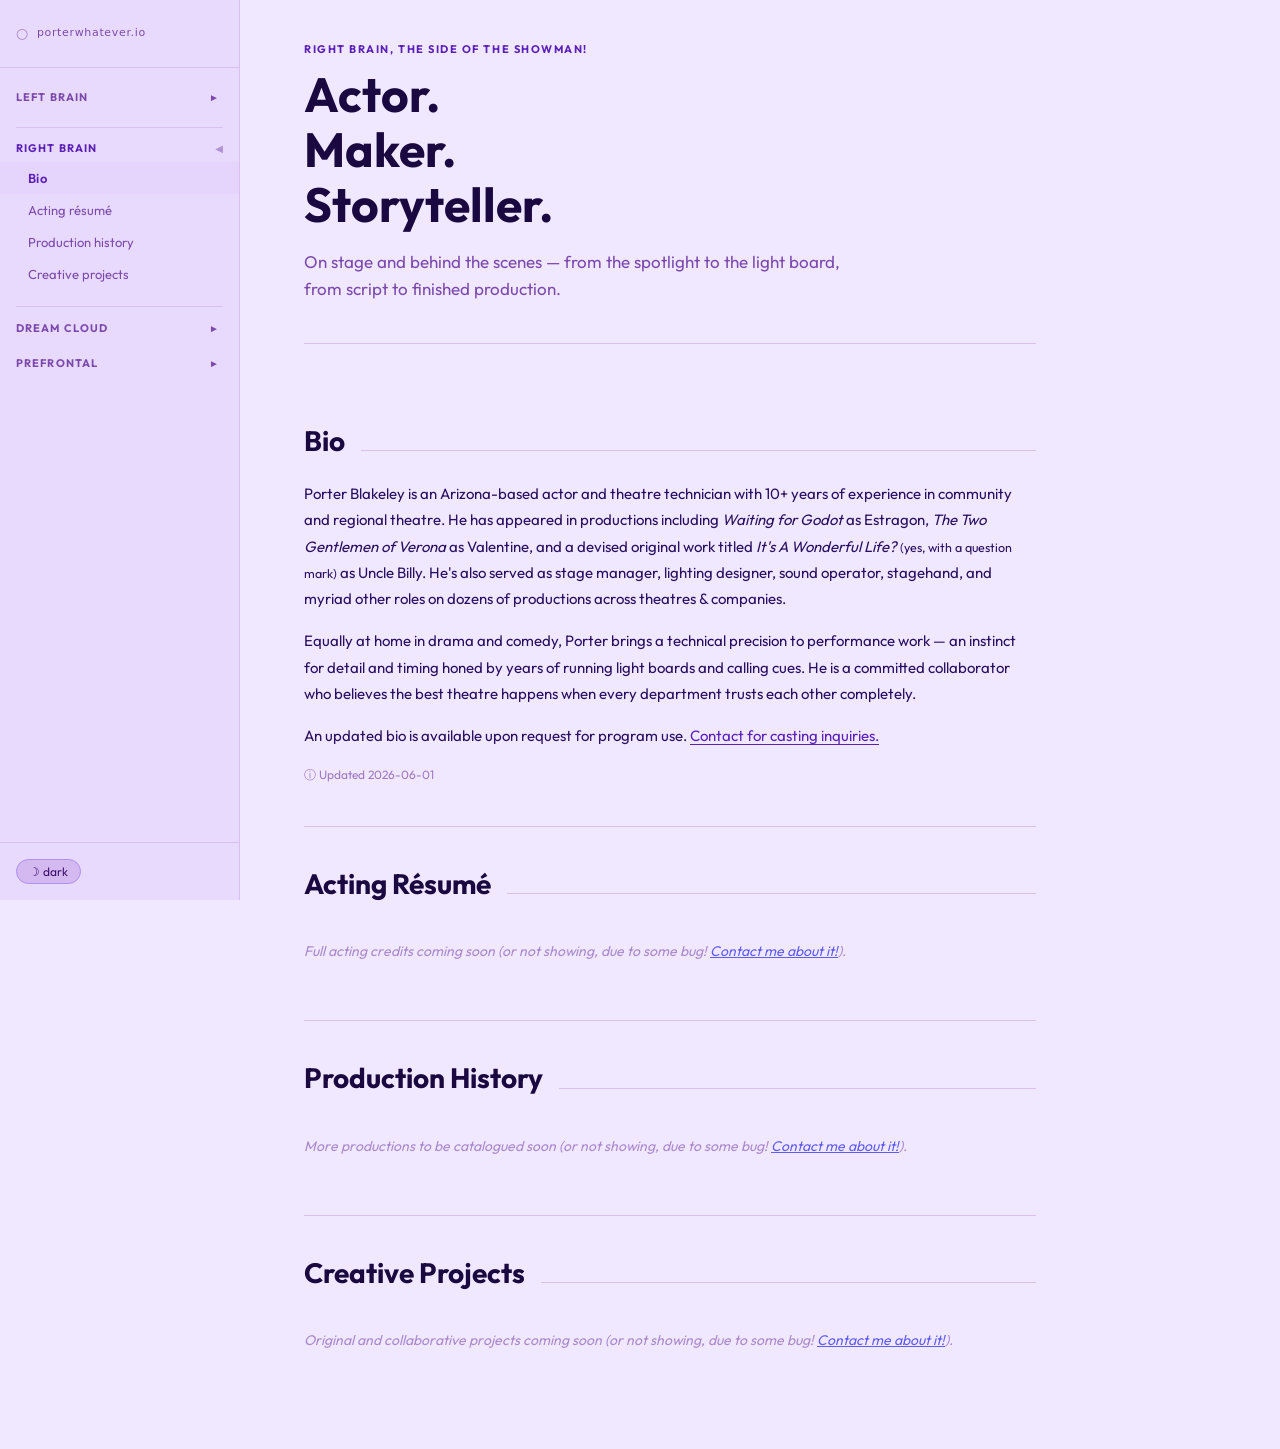
<file: right.html>
<!DOCTYPE html>
<html lang="en">
<head>
  <meta charset="UTF-8">
  <meta name="viewport" content="width=device-width, initial-scale=1.0">
  <!-- Prevent flash of wrong theme before CSS loads --><script>(function(){var t=localStorage.getItem('pw-theme'),d=t==='theme-light'||t==='theme-dark'?t:window.matchMedia('(prefers-color-scheme: light)').matches?'theme-light':'theme-dark';document.documentElement.classList.remove('theme-light','theme-dark');document.documentElement.classList.add(d);})();</script>
  <link rel="preconnect" href="https://fonts.googleapis.com">
  <link rel="preconnect" href="https://fonts.gstatic.com" crossorigin>
  <link href="https://fonts.googleapis.com/css2?family=Courier+Prime:ital,wght@0,400;0,700;1,400&family=Outfit:wght@400;500;700&family=Playfair+Display:wght@600;700&family=Caveat:wght@600&family=Quicksand:wght@400;600&family=Inter:wght@400;500;700&display=swap" rel="stylesheet">
  <link rel="icon" href="favicon.svg" type="image/svg+xml">
  <link rel="icon" href="favicon.ico" sizes="any">
  <link rel="apple-touch-icon" href="apple-touch-icon.png">
  <link rel="stylesheet" href="css/tokens.css">
  <!-- BEGIN CONTENT -->
  <title>porterwhatever.io | Right Brain</title>
  <meta name="description" content="Right brain: actor, stage manager, technical designer, and theatre maker.">
  <link rel="stylesheet" href="css/spoke.css">
</head>
<body class="zone-right">

<div class="spoke-shell">

  <aside class="spoke-sidebar" aria-label="Site navigation"></aside>

  <main class="spoke-main">

    <header class="spoke-hero">
      <p class="spoke-hero-label">Right Brain, the side of the showman!</p>
      <h1>Actor.<br>Maker.<br>Storyteller.</h1>
      <p class="spoke-hero-sub">
        On stage and behind the scenes — from the spotlight to the
        light board, from script to finished production.
      </p>
    </header>

    <!-- ── ACTOR BIO ── -->
    <section class="spoke-section" id="bio">
      <div class="spoke-section-header">
        <h2>Bio</h2>
        <div class="spoke-section-rule"></div>
      </div>
      <div class="spoke-bio-prose">
        <p>
          Porter Blakeley is an Arizona-based actor and theatre technician with
          10+ years of experience in community and regional theatre. He has appeared in productions
          including <i>Waiting for Godot</i> as Estragon, <i>The Two Gentlemen of Verona</i> as Valentine,
          and a devised original work titled <i>It's A Wonderful Life?</i> <small>(yes, with a question mark)</small> as Uncle Billy.
          He's also served as stage manager, lighting designer, sound operator, stagehand, and myriad other roles on
          dozens of productions across theatres & companies.
        </p>
        <p>
          Equally at home in drama and comedy, Porter brings a technical
          precision to performance work — an instinct for detail and timing
          honed by years of running light boards and calling cues. He
          is a committed collaborator who believes the best theatre happens
          when every department trusts each other completely.
        </p>
        <p>
          An updated bio is available upon request for program
          use. <a href="pfc.html#contact">Contact for casting inquiries.</a>
        </p>
      </div>
      <p class="spoke-bio-note">
        &#9432; Updated 2026-06-01
      </p>
    </section>

    <!-- ── ACTING RÉSUMÉ ── -->
    <section class="spoke-section" id="acting">
      <div class="spoke-section-header">
        <h2>Acting Résumé</h2>
        <div class="spoke-section-rule"></div>
      </div>
      <p class="spoke-placeholder">Full acting credits coming soon
        (or not showing, due to some bug! <a href="pfc.html#contact">Contact me about it!</a>).</p>
    </section>

    <!-- ── PRODUCTION HISTORY ── -->
    <section class="spoke-section" id="productions">
      <div class="spoke-section-header">
        <h2>Production History</h2>
        <div class="spoke-section-rule"></div>
      </div>
      <p class="spoke-placeholder">More productions to be catalogued soon
        (or not showing, due to some bug! <a href="pfc.html#contact">Contact me about it!</a>).</p>
    </section>

    <!-- ── CREATIVE PROJECTS ── -->
    <section class="spoke-section" id="projects">
      <div class="spoke-section-header">
        <h2>Creative Projects</h2>
        <div class="spoke-section-rule"></div>
      </div>
      <p class="spoke-placeholder">Original and collaborative projects coming soon
        (or not showing, due to some bug! <a href="pfc.html#contact">Contact me about it!</a>).</p>
    </section>

  </main>
</div>

<script src="data/right.js"></script>
<script src="js/content.js"></script>
<script src="js/spoke.js"></script>
<script src="js/theme.js"></script>
</body>
</html>
</file>
<file: css/tokens.css>
/* ============================================================
   TOKENS.CSS — Single source of truth for porterwhatever.io
   All visual decisions live here. Edit freely.

   Structure:
     :root       — fonts (all roles per zone), sizes, spacing, radii, transitions
     theme-dark  — dark palette: global colors + zone SVG/splash colors
     theme-light — light palette: global colors + zone SVG/splash colors
     zone-tokens — spoke-page tokens scoped by body class (--c-zone-*, --f-zone-*)
   ============================================================ */

/* ── Font families ─────────────────────────────────────────────
   Each zone declares all of its font roles explicitly — even when
   they resolve to the same family. Design intent is declared, not
   assumed. Roles: -heading (spoke h1/h2), -body (spoke prose),
   -splash (SVG label in brain diagram), -menu-heading (hover menu
   zone label), -menu-body (hover menu nav links).
   Google Fonts are loaded in <head>; these are aliases only.
   ──────────────────────────────────────────────────────────── */
:root {
  /* Left brain — serif heading, typewriter for everything else */
  --font-left-heading:      'Playfair Display', Georgia, serif;
  --font-left-body:         'Courier Prime', 'Courier New', monospace;
  --font-left-splash:       'Courier Prime', 'Courier New', monospace; /* same as --font-left-body */
  --font-left-menu-heading: 'Courier Prime', 'Courier New', monospace; /* same as --font-left-body */
  --font-left-menu-body:    'Courier Prime', 'Courier New', monospace; /* same as --font-left-body */

  /* Right brain — one expressive sans for all roles */
  --font-right-heading:      'Outfit', system-ui, sans-serif;
  --font-right-body:         'Outfit', system-ui, sans-serif;
  --font-right-splash:       'Outfit', system-ui, sans-serif; /* same as --font-right-body */
  --font-right-menu-heading: 'Outfit', system-ui, sans-serif; /* same as --font-right-body */
  --font-right-menu-body:    'Outfit', system-ui, sans-serif; /* same as --font-right-body */

  /* Dream cloud — handwritten heading/splash/menus, rounded sans body */
  --font-cloud-heading:      'Caveat', cursive;
  --font-cloud-body:         'Quicksand', system-ui, sans-serif;
  --font-cloud-splash:       'Caveat', cursive;                /* same as --font-cloud-heading */
  --font-cloud-menu-heading: 'Caveat', cursive;                /* same as --font-cloud-heading */
  --font-cloud-menu-body:    'Caveat', cursive;                /* same as --font-cloud-heading */

  /* PFC — one neutral sans for all roles */
  --font-pfc-heading:      'Inter', system-ui, sans-serif;
  --font-pfc-body:         'Inter', system-ui, sans-serif;
  --font-pfc-splash:       'Inter', system-ui, sans-serif; /* same as --font-pfc-body */
  --font-pfc-menu-heading: 'Inter', system-ui, sans-serif; /* same as --font-pfc-body */
  --font-pfc-menu-body:    'Inter', system-ui, sans-serif; /* same as --font-pfc-body */

  /* Standalone — not zone-scoped */
  --font-splash-title: 'Inter', system-ui, sans-serif;  /* porterwhatever logotype + footer hint */
  --font-nav:          system-ui, sans-serif;           /* zone-neutral chrome: sidebar home link */

  /* ── Font size scale ────────────────────────────────────────
     Named for semantic role, not numeric size.
     rem units = respects the user's browser font-size preference.
     0.75rem (12px) and 0.875rem (14px) appear as inline values —
     they are base-derived or context-specific one-offs.
     ────────────────────────────────────────────────────────── */
  --sz-2xs:  0.625rem;                       /* 10px — mobile tabs, tiny chrome */
  --sz-xs:   0.6875rem;                      /* 11px — labels, caps, tags, hints */
  --sz-sm:   0.8125rem;                      /* 13px — meta, dates, sidebar nav */
  --sz-base: 0.9375rem;                      /* 15px — primary body prose */
  --sz-md:   1.0625rem;                      /* 17px — hero subtitle */
  --sz-h2:   clamp(1.25rem, 3vw, 1.75rem);   /* 20–28px — section headings (fluid) */
  --sz-h1:   clamp(1.75rem, 5vw, 3rem);      /* 28–48px — page titles (fluid) */

  /* ── Spacing scale ── */
  --space-xs:  0.25rem;
  --space-sm:  0.5rem;
  --space-md:  1rem;
  --space-lg:  1.5rem;
  --space-xl:  2.5rem;

  /* ── Border radius ── */
  --radius-sm: 6px;
  --radius-md: 10px;
  --radius-lg: 16px;

  /* ── Transition ── */
  --ease-out: cubic-bezier(0.22, 1, 0.36, 1);
  --t-fast: 150ms;
  --t-med:  250ms;
  --t-slow: 400ms;
}

/* ════════════════════════════════════════════════════════════
   DARK THEME (default)
   ════════════════════════════════════════════════════════════ */
html.theme-dark, .theme-dark {
  color-scheme: dark;

  /* ── Global page colors ── */
  --c-bg:           #09080f;
  --c-text:         #e2ddd5;
  --c-text-muted:   #787890;

  /* ── Zone SVG / splash colors ───────────────────────────────
     Bold, saturated values for SVG fills, strokes, and hover menus
     on the splash page (index.html). NOT used for spoke page text
     or layout — those use the --c-zone-* tokens in the zone-tokens
     section below, which are tuned for full-page readability.
     ────────────────────────────────────────────────────────── */

  /* Left brain */
  --c-left-fill:         #181510;
  --c-left-stroke:       #6b6050;
  --c-left-line:         #8a8070;
  --c-left-text:         #9a9080;
  --c-left-text-sub:     #6b6050;
  --c-left-highlight:    #c8c4b0;
  --c-left-block-fill:   #f0ece0;
  --c-left-block-stroke: #b8b0a0;

  /* Right brain */
  --c-right-grad-a:   #3b0f6e;
  --c-right-grad-b:   #6d28d9;
  --c-right-grad-c:   #a21caf;
  --c-right-stroke:   #7c3aed;
  --c-right-circle:   #c084fc;
  --c-right-circle-b: #a78bfa;
  --c-right-text:     #e9d5ff;
  --c-right-text-sub: #c084fc;
  --c-right-highlight:#a78bfa;

  /* PFC / seam */
  --c-seam-vis:   #585878;
  --c-pfc-fill:   #13132a;
  --c-pfc-stroke: #4a4a7a;
  --c-pfc-text:   #8896a8;
  --c-pfc-grad-a: #1a1812;
  --c-pfc-grad-b: #13132a;
  --c-pfc-grad-c: #1e0f38;

  /* Dream cloud */
  --c-cloud-fill:   #091523;
  --c-cloud-stroke: #3b82f6;
  --c-cloud-text:   #60a5fa;
  --c-cloud-rain:   #3b82f6;

  /* ── Nav menus (splash page) ── */
  --c-menu-left-bg:      #18160f;
  --c-menu-left-border:  #6b6050;
  --c-menu-left-head:    #9a9080;
  --c-menu-left-item:    #c8c0a8;

  --c-menu-right-bg:     #1a0b30;
  --c-menu-right-border: #7c3aed;
  --c-menu-right-head:   #c084fc;
  --c-menu-right-item:   #e9d5ff;

  --c-menu-cloud-bg:     #091523;
  --c-menu-cloud-border: #3b82f6;
  --c-menu-cloud-head:   #60a5fa;
  --c-menu-cloud-item:   #93c5fd;

  --c-menu-pfc-bg:     #0e0e20;
  --c-menu-pfc-border: #4a4a6a;
  --c-menu-pfc-head:   #64748b;
  --c-menu-pfc-item:   #94a3b8;

  /* ── Theme toggle ── */
  --c-toggle-bg:     #1e1e38;
  --c-toggle-border: #4a4a6a;
  --c-toggle-icon:   #94a3b8;
}

/* ════════════════════════════════════════════════════════════
   LIGHT THEME — warm sepia/parchment, not stark white
   ════════════════════════════════════════════════════════════ */
html.theme-light, .theme-light {
  color-scheme: light;

  /* ── Global page colors ── */
  --c-bg:           #f0ead8;
  --c-text:         #2a2318;
  --c-text-muted:   #7a6e5a;

  /* ── Zone SVG / splash colors ── */

  /* Left brain */
  --c-left-fill:         #e8e0cc;
  --c-left-stroke:       #9a8e78;
  --c-left-line:         #c0b49a;
  --c-left-text:         #5a5040;
  --c-left-text-sub:     #8a8070;
  --c-left-highlight:    #5a5040;
  --c-left-block-fill:   #e8e0cc;
  --c-left-block-stroke: #a09880;

  /* Right brain */
  --c-right-grad-a:   #6d28d9;
  --c-right-grad-b:   #9333ea;
  --c-right-grad-c:   #c026d3;
  --c-right-stroke:   #7c3aed;
  --c-right-circle:   #f3e8ff;
  --c-right-circle-b: #e9d5ff;
  --c-right-text:     #f3e8ff;
  --c-right-text-sub: #e9d5ff;
  --c-right-highlight:#6d28d9;

  /* PFC / seam */
  --c-seam-vis:   #b8b0c8;
  --c-pfc-fill:   #ddd8ec;
  --c-pfc-stroke: #8080b8;
  --c-pfc-text:   #5050a0;
  --c-pfc-grad-a: #e8e4f4;
  --c-pfc-grad-b: #ddd8ec;
  --c-pfc-grad-c: #d4cce8;

  /* Dream cloud */
  --c-cloud-fill:   #dceefa;
  --c-cloud-stroke: #2563eb;
  --c-cloud-text:   #1d4ed8;
  --c-cloud-rain:   #60a5fa;

  /* ── Nav menus (splash page) ── */
  --c-menu-left-bg:      #ede7d6;
  --c-menu-left-border:  #b0a890;
  --c-menu-left-head:    #6a6050;
  --c-menu-left-item:    #2a2318;

  --c-menu-right-bg:     #f0e8ff;
  --c-menu-right-border: #9333ea;
  --c-menu-right-head:   #6d28d9;
  --c-menu-right-item:   #3b0764;

  --c-menu-cloud-bg:     #e8f4ff;
  --c-menu-cloud-border: #93c5fd;
  --c-menu-cloud-head:   #1d4ed8;
  --c-menu-cloud-item:   #1e3a5f;

  --c-menu-pfc-bg:     #edf0f4;
  --c-menu-pfc-border: #a8bccf;
  --c-menu-pfc-head:   #2d6a9f;
  --c-menu-pfc-item:   #1e2a38;

  /* ── Theme toggle ── */
  --c-toggle-bg:     #c8b8e8;
  --c-toggle-border: #9880c8;
  --c-toggle-icon:   #3d2870;
}

/* ════════════════════════════════════════════════════════════
   ZONE TOKENS — Spoke-page identity, scoped by body class
   (zone-left, zone-right, zone-dream, zone-pfc)

   These drive spoke page layout: backgrounds, text, chrome.
   Legible, accessible values tuned for full-page readability —
   deliberately distinct from the bolder SVG/splash palette above.

   Font families are theme-agnostic — declared once per zone.
   Colors are theme-scoped — dark and light per zone.
   ════════════════════════════════════════════════════════════ */

/* ── ZONE: LEFT BRAIN ────────────────────────────────────────
   Sepia / parchment / typewriter aesthetic
   ────────────────────────────────────────────────────────── */
.zone-left {
  --f-zone-heading:    var(--font-left-heading);
  --f-zone-body:       var(--font-left-body);
  --f-zone-label:      var(--font-left-body);
  --c-zone-text-entry: var(--c-zone-text);
}
html.theme-dark.zone-left, .theme-dark.zone-left,
html.theme-dark .zone-left, .theme-dark .zone-left {
  --c-zone-bg:           #1a1813;
  --c-zone-sidebar-bg:   #131210;
  --c-zone-text:         #d8d0bc;
  --c-zone-text-muted:   #9a9080;
  --c-zone-heading:      #e8e0cc;
  --c-zone-accent:       #ddd0b0;
  --c-zone-border:       #2a2620;
  --c-zone-hover:        rgba(200, 184, 150, 0.06);
  --c-zone-active-bg:    rgba(200, 184, 150, 0.03);
  --c-zone-toggle-bg:    #3d3426;
  --c-zone-toggle-border:#5a4e3c;
  --c-zone-toggle-text:  #c8b890;
}
html.theme-light.zone-left, .theme-light.zone-left,
html.theme-light .zone-left, .theme-light .zone-left {
  --c-zone-bg:           #ede7d6;
  --c-zone-sidebar-bg:   #e5deca;
  --c-zone-text:         #2a2318;
  --c-zone-text-muted:   #7a6e58;
  --c-zone-heading:      #1a1510;
  --c-zone-accent:       #3a2010;
  --c-zone-border:       #ccc4b0;
  --c-zone-hover:        rgba(106, 94, 72, 0.08);
  --c-zone-active-bg:    rgba(106, 94, 72, 0.03);
  --c-zone-toggle-bg:    #cec4ae;
  --c-zone-toggle-border:#9a8e78;
  --c-zone-toggle-text:  #3a2010;
}

/* ── ZONE: RIGHT BRAIN ───────────────────────────────────────
   Deep purple / expressive / theatrical
   ────────────────────────────────────────────────────────── */
.zone-right {
  --f-zone-heading:    var(--font-right-heading);
  --f-zone-body:       var(--font-right-body);
  --f-zone-label:      var(--font-right-body);
  --c-zone-text-entry: var(--c-zone-text);
}
html.theme-dark.zone-right, .theme-dark.zone-right,
html.theme-dark .zone-right, .theme-dark .zone-right {
  --c-zone-bg:           #100820;
  --c-zone-sidebar-bg:   #0a0516;
  --c-zone-text:         #e9d5ff;
  --c-zone-text-muted:   #7c5cb0;
  --c-zone-heading:      #f3e8ff;
  --c-zone-accent:       #d8b4fe;
  --c-zone-border:       #2a1a40;
  --c-zone-hover:        rgba(192, 132, 252, 0.07);
  --c-zone-active-bg:    rgba(192, 132, 252, 0.03);
  --c-zone-toggle-bg:    #2d1554;
  --c-zone-toggle-border:#5b2fa0;
  --c-zone-toggle-text:  #c084fc;
}
html.theme-light.zone-right, .theme-light.zone-right,
html.theme-light .zone-right, .theme-light .zone-right {
  --c-zone-bg:           #f0e8ff;
  --c-zone-sidebar-bg:   #e8dafc;
  --c-zone-text:         #2a1060;
  --c-zone-text-muted:   #7c4aac;
  --c-zone-heading:      #1a0840;
  --c-zone-accent:       #5b21b6;
  --c-zone-border:       #d8c0f0;
  --c-zone-hover:        rgba(124, 58, 237, 0.07);
  --c-zone-active-bg:    rgba(124, 58, 237, 0.03);
  --c-zone-toggle-bg:    #d4b8f0;
  --c-zone-toggle-border:#b090f0;
  --c-zone-toggle-text:  #3b0f6e;
}

/* ── ZONE: DREAM CLOUD ───────────────────────────────────────
   Soft blue / sky / handwritten
   ────────────────────────────────────────────────────────── */
.zone-dream {
  --f-zone-heading:    var(--font-cloud-heading);
  --f-zone-body:       var(--font-cloud-body);
  --f-zone-label:      var(--font-cloud-body);
  --c-zone-text-entry: var(--c-zone-text);
}
html.theme-dark.zone-dream, .theme-dark.zone-dream,
html.theme-dark .zone-dream, .theme-dark .zone-dream {
  --c-zone-bg:           #080f18;
  --c-zone-sidebar-bg:   #050c14;
  --c-zone-text:         #bfdbfe;
  --c-zone-text-muted:   #6b90b8;
  --c-zone-heading:      #dbeafe;
  --c-zone-accent:       #60a5fa;
  --c-zone-border:       #0f2240;
  --c-zone-hover:        rgba(96, 165, 250, 0.07);
  --c-zone-active-bg:    rgba(96, 165, 250, 0.03);
  --c-zone-toggle-bg:    #0d2240;
  --c-zone-toggle-border:#2563eb;
  --c-zone-toggle-text:  #93c5fd;
}
html.theme-light.zone-dream, .theme-light.zone-dream,
html.theme-light .zone-dream, .theme-light .zone-dream {
  --c-zone-bg:           #e8f4ff;
  --c-zone-sidebar-bg:   #daeeff;
  --c-zone-text:         #0f2a4a;
  --c-zone-text-muted:   #3a6090;
  --c-zone-heading:      #082040;
  --c-zone-accent:       #2563eb;
  --c-zone-border:       #b0d4f0;
  --c-zone-hover:        rgba(37, 99, 235, 0.07);
  --c-zone-active-bg:    rgba(37, 99, 235, 0.03);
  --c-zone-toggle-bg:    #b0d4f0;
  --c-zone-toggle-border:#7ab0f0;
  --c-zone-toggle-text:  #082040;
}

/* ── ZONE: PFC ───────────────────────────────────────────────
   Neutral / calm / clean sans
   ────────────────────────────────────────────────────────── */
.zone-pfc {
  --f-zone-heading:    var(--font-pfc-heading);
  --f-zone-body:       var(--font-pfc-body);
  --f-zone-label:      var(--font-pfc-body);
  --c-zone-text-entry: var(--c-zone-text);
}
html.theme-dark.zone-pfc, .theme-dark.zone-pfc,
html.theme-dark .zone-pfc, .theme-dark .zone-pfc {
  --c-zone-bg:           #0a0a14;
  --c-zone-sidebar-bg:   #07070f;
  --c-zone-text:         #cbd5e1;
  --c-zone-text-muted:   #718096;
  --c-zone-heading:      #e2e8f0;
  --c-zone-accent:       #a5b4fc;
  --c-zone-border:       #1a1a2e;
  --c-zone-hover:        rgba(129, 140, 248, 0.07);
  --c-zone-active-bg:    rgba(129, 140, 248, 0.03);
  --c-zone-toggle-bg:    #1a2234;
  --c-zone-toggle-border:#3b5070;
  --c-zone-toggle-text:  #94a3b8;
}
html.theme-light.zone-pfc, .theme-light.zone-pfc,
html.theme-light .zone-pfc, .theme-light .zone-pfc {
  --c-zone-bg:           #edf0f4;
  --c-zone-sidebar-bg:   #e2e8ef;
  --c-zone-text:         #1e2a38;
  --c-zone-text-muted:   #4a6278;
  --c-zone-heading:      #0f1e2e;
  --c-zone-accent:       #1d4ed8;
  --c-zone-border:       #b8c8d8;
  --c-zone-hover:        rgba(45, 106, 159, 0.07);
  --c-zone-active-bg:    rgba(45, 106, 159, 0.03);
  --c-zone-toggle-bg:    #c8d8e8;
  --c-zone-toggle-border:#8aabcc;
  --c-zone-toggle-text:  #0f1e2e;
}
</file>
<file: css/splash.css>
/* ============================================================
   SPLASH.CSS — Geometric splash page styles (index.html only)
   Shares tokens.css with the rest of the site.
   Sizing: prefer var(--sz-*) tokens > bare rem > px. See SIZING.md.
   ============================================================ */

*, *::before, *::after { box-sizing: border-box; margin: 0; padding: 0; }

html, body { height: 100%; overflow-x: hidden; }

body {
  background: var(--c-bg);
  color: var(--c-text);
  transition: background var(--t-slow) var(--ease-out),
              color      var(--t-slow) var(--ease-out);
}
html.theme-dark body {
  background: radial-gradient(ellipse 120% 80% at 50% 35%, #14183a 0%, #07070f 55%, #040508 100%);
}
html.theme-light body {
  background: radial-gradient(ellipse 120% 80% at 50% 35%, #f4f2ff 0%, #c2b8f2 55%, #aaa0e4 100%);
}

/* ── Theme toggle ── */
.theme-toggle {
  position: fixed;
  top: var(--space-md);
  right: var(--space-md);
  z-index: 100;
  width: 40px;
  height: 40px;
  border-radius: 50%;
  border: 0.5px solid var(--c-toggle-border);
  background: var(--c-toggle-bg);
  cursor: pointer;
  display: flex;
  align-items: center;
  justify-content: center;
  transition: background var(--t-fast), border-color var(--t-fast);
}
.theme-toggle:hover { border-color: var(--c-pfc-stroke); }
.toggle-icon {
  display: block;
  width: 16px;
  height: 16px;
  position: relative;
}
html.theme-dark .toggle-icon::before, .theme-dark .toggle-icon::before {
  content: '\2600';
  font-size: 1rem;
  color: var(--c-toggle-icon);
  position: absolute;
  top: 50%; left: 50%;
  transform: translate(-50%, -50%);
}
html.theme-light .toggle-icon::before, .theme-light .toggle-icon::before {
  content: '\263D';
  font-size: 1rem;
  color: var(--c-toggle-icon);
  position: absolute;
  top: 50%; left: 50%;
  transform: translate(-50%, -52%);
}

/* ── Splash layout ── */
.splash {
  min-height: 100svh;
  display: flex;
  flex-direction: column;
  align-items: center;
  justify-content: center;
  padding: var(--space-lg) var(--space-md);
  gap: var(--space-xl);
}

.splash-header { text-align: center; line-height: 1.3; }

.splash-name {
  font-family: var(--font-splash-title);
  font-size: clamp(var(--sz-sm), 1.5vw, 1.5rem);
  font-weight: 700;
  letter-spacing: 0.22em;
  text-transform: uppercase;
  color: var(--c-pfc-text);
  transition: color var(--t-slow) var(--ease-out);
}
.splash-url {
  font-family: var(--font-left-splash);
  font-size: clamp(var(--sz-xs), 1.2vw, 1.125rem);
  color: var(--c-seam-vis);
  letter-spacing: 0.05em;
  margin-top: 3px;
  transition: color var(--t-slow) var(--ease-out);
}

/* ── Brain container ── */
.brain-container {
  position: relative;
  width: min(600px, 94vw);
}

.brain-svg {
  display: block;
  width: 100%;
  height: auto;
  overflow: visible;
}

/* ── Zone interactivity ── */
.brain-zone {
  cursor: pointer;
  outline: none;
  text-decoration: none;
}

.zone-left-geo:hover rect:first-child,
.zone-left-geo:focus-visible rect:first-child { filter: brightness(0.96); }

.zone-right:hover rect:first-child,
.zone-right:focus-visible rect:first-child { filter: brightness(1.15); }

.zone-pfc:hover rect:first-child,
.zone-pfc:focus-visible rect:first-child { filter: brightness(1.3); }

.zone-cloud:hover,
.zone-cloud:focus-visible { filter: brightness(1.2); }

/* ── Nav menus ── */
.brain-menu {
  position: absolute;
  padding: 13px 17px;
  border-radius: var(--radius-md);
  min-width: 152px;
  z-index: 20;
  opacity: 0;
  pointer-events: none;
  transform: translateY(4px);
  transition: opacity var(--t-med) var(--ease-out),
              transform var(--t-med) var(--ease-out);
}
.brain-menu.visible {
  opacity: 1;
  pointer-events: all;
  transform: translateY(0);
}
.brain-menu h2 {
  font-size: var(--sz-xs);
  font-weight: 700;
  letter-spacing: 0.1em;
  text-transform: uppercase;
  margin-bottom: 8px;
}
.brain-menu h2 a { text-decoration: none; color: inherit; }
.brain-menu h2 a:hover { text-decoration: underline; text-underline-offset: 2px; }
.brain-menu ul { list-style: none; }
.brain-menu li { padding: 3px 0; }
.brain-menu a {
  font-size: 0.75rem;
  opacity: 0.85;
  text-decoration: none;
  transition: opacity var(--t-fast);
}
.brain-menu a:hover { opacity: 1; text-decoration: underline; }

/*
  Menu positioning strategy:
  The container is 600px wide (viewBox units scaled to CSS px).
  Left block occupies roughly the left 48% of the container.
  Right block occupies roughly x=51% to x=81%.
  PFC bar sits at the top ~14% of the container height.

  left menu:  appears just outside the left block's left edge.
              18% from left = ~108px, matching x=110 in viewBox.
  right menu: appears just outside the right block's right edge.
              82% from left = ~492px, matching x=490 in viewBox.
  pfc menu:   appears just below the PFC bar.
              PFC bar bottom = y=82 of 310 = 26% down the SVG.
  cloud menu: appears above/left of the cloud area.
*/
.menu-left {
  /* Align to left block left edge (~18% of container) */
  left: 18%;
  transform: translateX(-100%) translateX(-12px) translateY(4px);
  top: 28%;
  background: var(--c-menu-left-bg);
  border: 0.5px solid var(--c-menu-left-border);
}
.menu-left.visible {
  transform: translateX(-100%) translateX(-12px) translateY(0);
}
.menu-left h2 { font-family: var(--font-left-menu-heading);  color: var(--c-menu-left-head); }
.menu-left a  { font-family: var(--font-left-menu-body);     color: var(--c-menu-left-item); }

.menu-right {
  /* Just right of container edge, pulled 8px left to avoid covering cloud */
  left: calc(100% + 4px);
  transform: translateY(4px);
  top: 30%;
  background: var(--c-menu-right-bg);
  border: 0.5px solid var(--c-menu-right-border);
}
.menu-right.visible {
  transform: translateY(0);
}
.menu-right h2 { font-family: var(--font-right-menu-heading); color: var(--c-menu-right-head); }
.menu-right a  { font-family: var(--font-right-menu-body);    color: var(--c-menu-right-item); }

.menu-cloud {
  /* Original position: upper-right of container, above cloud */
  right: 0;
  bottom: calc(68% + 8px);
  top: auto;
  background: var(--c-menu-cloud-bg);
  border: 0.5px solid var(--c-menu-cloud-border);
}
.menu-cloud h2 {
  font-family: var(--font-cloud-menu-heading);
  color: var(--c-menu-cloud-head);
  font-size: 0.875rem;
  letter-spacing: 0;
  text-transform: none;
}
.menu-cloud a { font-family: var(--font-cloud-menu-body); color: var(--c-menu-cloud-item); font-size: var(--sz-sm); }

.menu-pfc {
  /* Sits above the PFC bar — bottom of menu aligns ~8px above bar top (y=44 = ~14% of SVG) */
  left: 50%;
  transform: translateX(-50%) translateY(-4px);
  bottom: calc(86% + 8px);
  top: auto;
  background: var(--c-menu-pfc-bg);
  border: 0.5px solid var(--c-menu-pfc-border);
  white-space: nowrap;
}
.menu-pfc.visible { transform: translateX(-50%) translateY(0); }
.menu-pfc h2 { font-family: var(--font-pfc-menu-heading); color: var(--c-menu-pfc-head); }
.menu-pfc ul { display: flex; gap: var(--space-md); }
.menu-pfc a  { font-family: var(--font-pfc-menu-body);    color: var(--c-menu-pfc-item); }

/* ── Footer hint ── */
.splash-footer { text-align: center; }
.splash-hint {
  font-family: var(--font-splash-title);
  font-size: var(--sz-xs);
  letter-spacing: 0.08em;
  color: var(--c-text-muted);
  transition: color var(--t-slow) var(--ease-out);
}

/* ── Light theme overrides ── */
/* Left block and PFC bar appearances are driven by CSS variable tokens
   referenced directly in the SVG — no element-level overrides needed here. */

/* ── Narrow screen: all menus centered at same top position ── */
@media (max-width: 600px) {
  .menu-left,
  .menu-right,
  .menu-cloud,
  .menu-pfc {
    left: 50%;
    right: auto;
    bottom: auto;
    top: 30%;
    transform: translateX(-50%) translateY(4px);
    white-space: normal;
  }
  .menu-left.visible,
  .menu-right.visible,
  .menu-cloud.visible,
  .menu-pfc.visible {
    transform: translateX(-50%) translateY(0);
  }
  /* PFC items stack vertically on narrow screens */
  .menu-pfc ul { flex-direction: column; gap: 0; }
}
</file>
<file: css/spoke.css>
/* ============================================================
   SPOKE.CSS — Shared layout for all spoke pages
   (left.html, right.html, dream.html, pfc.html)
   Zone identity is applied via body class: zone-left, zone-right,
   zone-dream, zone-pfc. All color/font tokens are set per-zone
   in tokens.css (zone-tokens section).
   Sizing: prefer var(--sz-*) tokens > bare rem > px. See SIZING.md.
   ============================================================ */

*, *::before, *::after { box-sizing: border-box; margin: 0; padding: 0; }

@media (prefers-reduced-motion: no-preference) {
  html { scroll-behavior: smooth; }
}

body {
  background: var(--c-zone-bg);
  color:      var(--c-zone-text);
  font-family: var(--f-zone-body);
  font-size: 1rem;
  line-height: 1.7;
  min-height: 100svh;
  transition: background var(--t-slow) var(--ease-out),
              color      var(--t-slow) var(--ease-out);
}

/* ── Page shell ────────────────────────────────────────────── */
.spoke-shell {
  display: grid;
  grid-template-columns: 240px 1fr;
  grid-template-rows: auto 1fr;
  min-height: 100svh;
}

/* ── Sidebar ───────────────────────────────────────────────── */
.spoke-sidebar {
  grid-row: 1 / -1;
  position: sticky;
  top: 0;
  height: 100svh;
  overflow-y: auto;
  overflow-x: hidden;
  /* Hide the scrollbar drawable while keeping scroll functional.
     The sidebar can still be scrolled natively; no visible track is drawn. */
  scrollbar-width: none;                          /* Firefox */
  &::-webkit-scrollbar { display: none; }         /* Chrome, Safari (CSS nesting) */
  border-right: 0.5px solid var(--c-zone-border);
  display: flex;
  flex-direction: column;
  padding: var(--space-lg) 0 0;
  background: var(--c-zone-sidebar-bg);
  transition: background var(--t-slow) var(--ease-out),
              border-color var(--t-slow) var(--ease-out);
}

/* Fallback for browsers without CSS nesting support (pre-Chrome 112, pre-Safari 16.5) */
.spoke-sidebar::-webkit-scrollbar { display: none; }

/* Home link — back to splash */
.sidebar-home {
  position: sticky;
  top: 0;
  z-index: 1;
  background: var(--c-zone-sidebar-bg);
  display: flex;
  align-items: center;
  gap: 8px;
  padding: 0 var(--space-md) var(--space-lg);
  border-bottom: 0.5px solid var(--c-zone-border);
  margin-bottom: var(--space-md);
  text-decoration: none;
  color: var(--c-zone-text-muted);
  /* Lock font so it renders identically in every zone */
  font-family: var(--font-nav);
  font-size: var(--sz-xs);
  letter-spacing: 0.06em;
  transition: color var(--t-fast), background var(--t-slow) var(--ease-out);
}
.sidebar-home:hover { color: var(--c-zone-text); }
.sidebar-home-glyph {
  font-size: 0.875rem;
  line-height: 1;
  opacity: 0.6;
  font-family: var(--font-nav); /* neutral font so glyph renders same size in all zones */
  display: flex;
  align-items: center;
}

/* Zone nav blocks */
.sidebar-zone {
  padding: 0 0 var(--space-sm);
}

.sidebar-zone-trigger {
  display: flex;
  align-items: center;
  justify-content: space-between;
  width: 100%;
  padding: var(--space-xs) var(--space-md);
  transition: background var(--t-fast);
}
.sidebar-zone-trigger:hover {
  background: var(--c-zone-hover);
}
.sidebar-caret-btn {
  background: none;
  border: none;
  cursor: pointer;
  padding: 4px;
  display: flex;
  align-items: center;
  color: inherit;
  flex-shrink: 0;
  border-radius: var(--radius-sm);
}

.sidebar-zone-name {
  font-size: var(--sz-xs);
  font-weight: 700;
  letter-spacing: 0.1em;
  text-transform: uppercase;
  color: var(--c-zone-text-muted);
  transition: color var(--t-fast);
  /* When it's an <a>, strip default link styles */
  text-decoration: none;
}
a.sidebar-zone-name:hover {
  color: var(--c-zone-text);
  text-decoration: underline;
  text-underline-offset: 2px;
}
.sidebar-zone.is-current .sidebar-zone-name {
  color: var(--c-zone-accent);
}
.sidebar-zone.is-current .sidebar-zone-trigger {
  cursor: default;
}
/* Show a left-pointing triangle for the current zone — greyed, non-interactive */
.sidebar-zone.is-current .sidebar-zone-trigger::after {
  content: '\25C0';   /* ◀ */
  font-size: var(--sz-2xs); /* ← inactive ◀ size; match active caret below */
  color: var(--c-zone-text-muted);
  opacity: 0.5;    /* ← inactive ◀ opacity (~line 131) */
  margin-left: auto;
  pointer-events: none;
}

.sidebar-caret {
  font-size: var(--sz-2xs); /* ← active ▶/▼ size; tweak alongside inactive ◀ above */
  color: var(--c-zone-text-muted);
  transition: transform var(--t-fast);
}
.sidebar-zone.is-open .sidebar-caret {
  transform: rotate(90deg);
}

/* Section links within a zone */
.sidebar-links {
  list-style: none;
  overflow: hidden;
  max-height: 0;
  transition: max-height var(--t-med) var(--ease-out);
}
.sidebar-zone.is-open .sidebar-links,
.sidebar-zone.is-current .sidebar-links {
  max-height: 400px;
}

.sidebar-links a {
  display: block;
  padding: 5px var(--space-md) 5px calc(var(--space-md) + 12px);
  font-size: var(--sz-sm);
  color: var(--c-zone-text-muted);
  text-decoration: none;
  transition: color var(--t-fast), background var(--t-fast);
}
.sidebar-links a:hover {
  color: var(--c-zone-text);
  background: var(--c-zone-hover);
}
.sidebar-links a.is-active {
  color: var(--c-zone-accent);
  font-weight: 600;
  letter-spacing: 0.03em;
  background: var(--c-zone-active-bg);
}

/* Sidebar divider */
.sidebar-divider {
  height: 0.5px;
  background: var(--c-zone-border);
  margin: var(--space-sm) var(--space-md);
}

/* Theme toggle in sidebar footer */
.sidebar-footer {
  position: sticky;
  bottom: 0;
  background: var(--c-zone-sidebar-bg);
  z-index: 1;
  padding: var(--space-md);
  border-top: 0.5px solid var(--c-zone-border);
  display: flex;
  align-items: center;
  justify-content: space-between;
  transition: background var(--t-slow) var(--ease-out);
}
.sidebar-theme-btn {
  background: var(--c-zone-toggle-bg);
  border: 0.5px solid var(--c-zone-toggle-border);
  border-radius: 20px;
  padding: 4px 12px;
  font-size: 0.75rem;
  font-family: var(--f-zone-body);
  color: var(--c-zone-toggle-text);
  cursor: pointer;
  transition: color var(--t-fast), border-color var(--t-fast), background var(--t-fast);
}
.sidebar-theme-btn:hover {
  color: var(--c-zone-text);
  border-color: var(--c-zone-accent);
}

/* ── Main content area ─────────────────────────────────────── */
.spoke-main {
  grid-column: 2;
  padding: var(--space-xl) clamp(var(--space-lg), 5vw, 4rem);
  max-width: 860px;
}

/* Page hero */
.spoke-hero {
  padding-bottom: var(--space-xl);
  border-bottom: 0.5px solid var(--c-zone-border);
  margin-bottom: var(--space-xl);
}

.spoke-hero-label {
  font-size: var(--sz-xs);
  font-weight: 700;
  letter-spacing: 0.14em;
  text-transform: uppercase;
  color: var(--c-zone-accent);
  margin-bottom: var(--space-sm);
  font-family: var(--f-zone-label);
}

.spoke-hero h1 {
  font-family: var(--f-zone-heading);
  font-size: var(--sz-h1);
  font-weight: 700;
  line-height: 1.15;
  color: var(--c-zone-heading);
  margin-bottom: var(--space-md);
}

.spoke-hero-sub {
  font-size: var(--sz-md);
  color: var(--c-zone-text-muted);
  max-width: 560px;
  line-height: 1.6;
}

/* ── Sections ──────────────────────────────────────────────── */
.spoke-section {
  padding-top: var(--space-xl);
  padding-bottom: var(--space-xl);
  border-bottom: 0.5px solid var(--c-zone-border);
}
.spoke-section:last-child {
  border-bottom: none;
}

.spoke-section-header {
  display: flex;
  align-items: baseline;
  gap: var(--space-md);
  margin-bottom: var(--space-lg);
}

.spoke-section h2 {
  font-family: var(--f-zone-heading);
  font-size: var(--sz-h2);
  font-weight: 700;
  color: var(--c-zone-heading);
  line-height: 1.2;
}

.spoke-section-rule {
  flex: 1;
  height: 0.5px;
  background: var(--c-zone-border);
}

/* Content blocks within a section */
.spoke-entry {
  display: grid;
  grid-template-columns: 1fr auto;
  gap: 4px var(--space-md);
  padding: var(--space-md) 0;
  border-top: 0.5px solid var(--c-zone-border);
}
.spoke-entry:first-of-type { border-top: none; }

.spoke-entry-title {
  font-size: var(--sz-base);
  font-weight: 500;
  color: var(--c-zone-text);
  grid-column: 1;
}
.spoke-entry-meta {
  font-size: var(--sz-sm);
  color: var(--c-zone-text-muted);
  grid-column: 1;
  font-family: var(--f-zone-label);
}
.spoke-entry-date {
  font-size: var(--sz-sm);
  color: var(--c-zone-text-muted);
  grid-column: 2;
  grid-row: 1;
  white-space: nowrap;
  font-family: var(--f-zone-label);
  text-align: right;
}
.spoke-entry-detail {
  font-size: 0.875rem;
  color: var(--c-zone-text-entry);
  grid-column: 1 / -1;
  line-height: 1.5;
}
.spoke-entry-bullets {
  font-size: 0.875rem;
  color: var(--c-zone-text-entry);
  grid-column: 1 / -1;
  line-height: 1.5;
  margin: 0;
  padding-left: 1.25rem;
}
.spoke-entry-bullets li + li {
  margin-top: 0.25rem;
}

/* Tag pills */
.spoke-tags {
  display: flex;
  flex-wrap: wrap;
  gap: 6px;
  margin-top: var(--space-sm);
  grid-column: 1 / -1;
}
.spoke-tag {
  font-size: var(--sz-xs);
  font-family: var(--f-zone-label);
  padding: 2px 10px;
  border-radius: 20px;
  border: 0.5px solid var(--c-zone-accent);
  color: var(--c-zone-accent);
  letter-spacing: 0.04em;
}

/* Download / CTA button */
.spoke-btn {
  display: inline-flex;
  align-items: center;
  gap: 8px;
  padding: 8px 20px;
  border-radius: var(--radius-md);
  border: 0.5px solid var(--c-zone-accent);
  background: transparent;
  color: var(--c-zone-accent);
  font-family: var(--f-zone-body);
  font-size: var(--sz-sm);
  font-weight: 500;
  text-decoration: none;
  cursor: pointer;
  transition: background var(--t-fast), color var(--t-fast);
  margin-top: var(--space-md);
}
.spoke-btn:hover {
  background: var(--c-zone-accent);
  color: var(--c-zone-bg);
}
.spoke-btn--unavailable {
  opacity: 0.4;
  cursor: not-allowed;
  pointer-events: none;
}

/* ── Bio prose (left professional bio, right actor bio) ─────── */
.spoke-bio-prose {
  display: flex;
  flex-direction: column;
  gap: var(--space-md);
}
.spoke-bio-prose p {
  font-size: var(--sz-base);
  line-height: 1.75;
  color: var(--c-zone-text);
}
.spoke-bio-prose a {
  color: var(--c-zone-accent);
  text-decoration: underline;
  text-underline-offset: 3px;
}
.spoke-bio-prose a:hover { opacity: 0.75; }

.spoke-bio-note {
  margin-top: var(--space-md);
  font-size: 0.75rem;
  color: var(--c-zone-text-muted);
  opacity: 0.7;
}

/* ── Sidebar font-size compensation (desktop only) ─────────── */
/*
   Each zone uses a different typeface with a different optical size.
   At the same px value they render visually unequal (PFC > Dream > Right > Left).
   These overrides nudge each zone toward visual parity.

   Scoped to min-width: 701px intentionally — mobile uses its own
   font sizes for the tab row and shouldn't inherit these corrections.

   Baseline (spoke.css defaults):
     .sidebar-zone-name  → var(--sz-xs)  [0.6875rem / ~11px]
     .sidebar-links a    → var(--sz-sm)  [0.8125rem / ~13px]

   Tune the values below by eye — zone-name and links move independently.
*/
@media (min-width: 701px) {
  /* Left / Courier Prime — smallest optical size */
  .zone-left .sidebar-zone-name { font-size: 0.75rem; } /* +1 from baseline — Courier Prime has smaller optical size */
  /* .zone-left .sidebar-links a   { font-size: var(--sz-sm); } */

  /* Right / Outfit */
  /* .zone-right .sidebar-zone-name { font-size: var(--sz-xs); } */
  /* .zone-right .sidebar-links a   { font-size: var(--sz-sm); } */

  /* Dream / Quicksand */
  /* .zone-dream .sidebar-zone-name { font-size: var(--sz-xs); } */
  /* .zone-dream .sidebar-links a   { font-size: var(--sz-sm); } */

  /* PFC / Inter — reference; no correction needed */
  /* .zone-pfc .sidebar-zone-name { font-size: var(--sz-xs); } */
  /* .zone-pfc .sidebar-links a   { font-size: var(--sz-sm); } */
}

/* ── Placeholder / empty state ─────────────────────────────── */
.spoke-placeholder {
  font-size: 0.875rem;
  color: var(--c-zone-text-muted);
  font-style: italic;
  padding: var(--space-md) 0;
  opacity: 0.6;
}

/* ── Layout wrappers (desktop behaviour) ───────────────────── */
/*
   These divs exist to enable the mobile 3-row layout. On desktop they
   are invisible to the flex algorithm — their children behave as direct
   children of .spoke-sidebar.

   Exception: .sidebar-zones is NOT display:contents so it can flex-grow
   and push .sidebar-footer to the viewport bottom when content is short.
*/
.sidebar-brand-row {
  display: contents;
}
.sidebar-zones {
  display: flex;
  flex-direction: column;
  flex-grow: 1;
}

/* Mobile strip and current-zone caret are desktop-invisible */
.sidebar-mobile-strip,
.sidebar-caret--current {
  display: none;
}


/* Footer must sort after all zones in the flex column.
   With .sidebar-brand-row { display:contents }, home and footer become
   direct flex children of .spoke-sidebar — but footer appears before
   .sidebar-zones in DOM order. A high order value keeps it last so
   position:sticky bottom:0 anchors it correctly. */
.sidebar-footer {
  order: 999;
}

/* ── Mobile ────────────────────────────────────────────────── */
@media (max-width: 700px) {

  .spoke-shell {
    grid-template-columns: 1fr;
  }

  .spoke-sidebar {
    position: sticky;
    top: 0;
    z-index: 50; /* content scrolls behind the header */
    height: auto;
    border-right: none;
    border-bottom: none; /* each row provides its own bottom border */
    flex-direction: column;
    padding: 0;
    overflow-x: clip;
  }

  /* Very short viewports (landscape phone, etc.) — unfreeze the header so
     it doesn't consume the usable screen. Threshold is ~350px tall. */
  @media (max-height: 350px) {
    .spoke-sidebar {
      position: static;
    }
  }

  /* ── Row 1: brand bar (home left, theme toggle right) ──── */
  .sidebar-brand-row {
    display: flex;
    justify-content: space-between;
    align-items: center;
    padding: var(--space-sm) var(--space-md);
    border-bottom: 0.5px solid var(--c-zone-border);
  }
  .sidebar-brand-row .sidebar-home {
    border-bottom: none;
    margin-bottom: 0;
    padding: 0;
  }
  .sidebar-brand-row .sidebar-footer {
    margin-top: 0;
    border-top: none;
    padding: 0;
  }

  /* ── Row 2: zone tabs ──────────────────────────────────── */
  .sidebar-zones {
    display: flex;
    flex-direction: row;
    border-bottom: 0.5px solid var(--c-zone-border);
  }
  .sidebar-zone {
    flex: 1;
    padding: 0;
  }
  .sidebar-zone-trigger {
    padding: var(--space-xs) var(--space-sm);
    justify-content: center;
    gap: 4px;
    cursor: pointer;
  }
  .sidebar-zone-name {
    font-size: var(--sz-2xs);
  }
  /* No dividers inside the tab row */
  .sidebar-divider {
    display: none;
  }
  /* Suppress the desktop CSS-generated ◀ indicator — mobile uses the
     .sidebar-caret--current span instead */
  .sidebar-zone.is-current .sidebar-zone-trigger::after {
    display: none;
  }
  /* Section links are hidden on mobile — sections live in the strip */
  .sidebar-links {
    display: none !important;
  }

  /* ◀ caret on the current zone tab.
     ◀ when another zone's strip is showing (not is-open).
     Rotates to ▼ (rotate -90deg) when this zone's strip is showing (is-open). */
  .sidebar-caret--current {
    display: flex;
    align-items: center;
    font-size: var(--sz-2xs);
    color: var(--c-zone-text-muted);
    opacity: 0.6;
    transition: transform var(--t-fast);
  }
  .sidebar-zone.is-open .sidebar-caret--current {
    transform: rotate(-90deg); /* ◀ → ▼ */
  }

  /* ── Row 3: section strip ──────────────────────────────── */
  .sidebar-mobile-strip {
    display: flex;
    flex-direction: row;
    align-items: stretch;
    overflow-x: auto;
    -webkit-overflow-scrolling: touch;
    padding: 0 var(--space-md);
    gap: 0;
    border-bottom: 0.5px solid var(--c-zone-border);
    scrollbar-width: none;
    &::-webkit-scrollbar { display: none; }
  }
  .sidebar-mobile-strip a {
    white-space: nowrap;
    font-size: 0.75rem;
    font-family: var(--font-nav);
    color: var(--c-zone-text-muted);
    text-decoration: none;
    padding: var(--space-xs) calc(var(--space-md) / 2);
    display: flex;
    align-items: center;
    flex-shrink: 0;
    transition: color var(--t-fast), background var(--t-fast);
  }
  .sidebar-mobile-strip a:hover {
    color: var(--c-zone-accent);
  }
  .sidebar-mobile-strip a.is-active {
    color: var(--c-zone-accent);
    font-weight: 600;
    letter-spacing: 0.03em;
    background: var(--c-zone-active-bg);
  }

  .spoke-main {
    grid-column: 1;
    padding: var(--space-lg) var(--space-md);
  }

}

/* ════════════════════════════════════════════════════════════
   PFC PAGE — Styles specific to pfc.html
   (formerly pfc.css — merged here since pfc is a spoke page
   like any other and the separation added no real benefit)
   ════════════════════════════════════════════════════════════ */

/* ── Photo strip ────────────────────────────────────────────── */
.about-photos {
  display: grid;
  grid-template-columns: 1fr 2fr 1fr;
  grid-template-rows: 220px;
  gap: 8px;
  margin-bottom: var(--space-xl);
  border-radius: var(--radius-lg);
  overflow: hidden;
}

.about-photo-slot {
  position: relative;
  overflow: hidden;
  border-radius: var(--radius-md);
}

/* When a real <img> is added, it fills the slot */
.about-photo-slot img {
  width: 100%;
  height: 100%;
  object-fit: cover;
  object-position: center top;
  display: block;
}

.photo-placeholder {
  width: 100%;
  height: 100%;
  background: var(--c-zone-border);
  display: flex;
  align-items: center;
  justify-content: center;
  border: 0.5px dashed var(--c-zone-text-muted);
  border-radius: var(--radius-md);
}

.photo-placeholder-label {
  font-family: var(--f-zone-label);
  font-size: var(--sz-xs);
  letter-spacing: 0.1em;
  color: var(--c-zone-text-muted);
  opacity: 0.5;
}

/* ── Prose paragraphs ───────────────────────────────────────── */
.about-concept + .about-prose { margin-top: var(--space-lg); }

.about-prose {
  display: flex;
  flex-direction: column;
  gap: var(--space-md);
}

.about-prose p {
  font-size: var(--sz-base);
  line-height: 1.75;
  color: var(--c-zone-text);
}

.about-prose a {
  color: var(--c-zone-accent);
  text-decoration: underline;
  text-underline-offset: 3px;
  transition: opacity var(--t-fast);
}
.about-prose a:hover { opacity: 0.75; }

/* ── Left / right concept split ────────────────────────────── */
.about-concept {
  display: grid;
  grid-template-columns: 1fr auto 1fr;
  gap: var(--space-md);
  align-items: center;
  margin-bottom: var(--space-sm);
}

.concept-half {
  border: 0.5px solid var(--c-zone-border);
  border-radius: var(--radius-lg);
  overflow: hidden;
  transition: border-color var(--t-fast);
}
.concept-half:hover { border-color: var(--c-zone-accent); }

.concept-link {
  display: flex;
  flex-direction: column;
  gap: 6px;
  padding: var(--space-md) var(--space-lg);
  text-decoration: none;
}

.concept-half--left .concept-link {
  background: color-mix(in srgb, var(--c-left-fill) 60%, transparent);
}
.concept-half--right .concept-link {
  background: color-mix(in srgb, var(--c-right-grad-b) 20%, transparent);
}

.concept-label {
  font-size: 0.75rem;
  font-weight: 700;
  letter-spacing: 0.1em;
  text-transform: uppercase;
}
.concept-half--left  .concept-label { font-family: var(--font-left-body);  color: var(--c-left-text); }
.concept-half--right .concept-label { font-family: var(--font-right-body); color: var(--c-right-text); }

.concept-desc {
  font-size: var(--sz-sm);
  line-height: 1.5;
  color: var(--c-zone-text-muted);
}
.concept-half--left  .concept-desc { font-family: var(--font-left-body); }
.concept-half--right .concept-desc { font-family: var(--font-right-body); }

.concept-arrow {
  font-size: 1rem;
  color: var(--c-zone-accent);
  margin-top: 4px;
  transition: transform var(--t-fast);
}
.concept-half:hover .concept-arrow { transform: translateX(4px); }

.concept-divider {
  font-size: 1.125rem;
  color: var(--c-zone-text-muted);
  opacity: 0.4;
  text-align: center;
}

/* ── Currently ──────────────────────────────────────────────── */
.about-currently {
  display: flex;
  flex-direction: column;
  gap: var(--space-md);
}

.currently-item {
  display: flex;
  align-items: flex-start;
  gap: var(--space-md);
}

.currently-dot {
  display: block;
  width: 10px;
  height: 10px;
  border-radius: 50%;
  margin-top: 5px;
  flex-shrink: 0;
}
.currently-dot--left  { background: var(--c-left-stroke); }
.currently-dot--right { background: var(--c-right-stroke); }
.currently-dot--cloud { background: var(--c-cloud-stroke); }
.currently-dot--pfc   { background: var(--c-pfc-stroke); }

.currently-label {
  font-size: var(--sz-xs);
  font-weight: 700;
  letter-spacing: 0.08em;
  text-transform: uppercase;
  color: var(--c-zone-text-muted);
  font-family: var(--f-zone-label);
  margin-bottom: 2px;
}
.currently-value {
  font-size: var(--sz-base);
  color: var(--c-zone-text);
}

/* ── PFC mobile overrides ───────────────────────────────────── */
@media (max-width: 700px) {
  .about-photos {
    grid-template-columns: 1fr 1fr;
    grid-template-rows: 160px 120px;
  }
  .about-photo-slot:first-child {
    grid-column: 1 / -1;
  }

  .about-concept {
    grid-template-columns: 1fr;
  }
  .concept-divider { display: none; }
}
</file>
